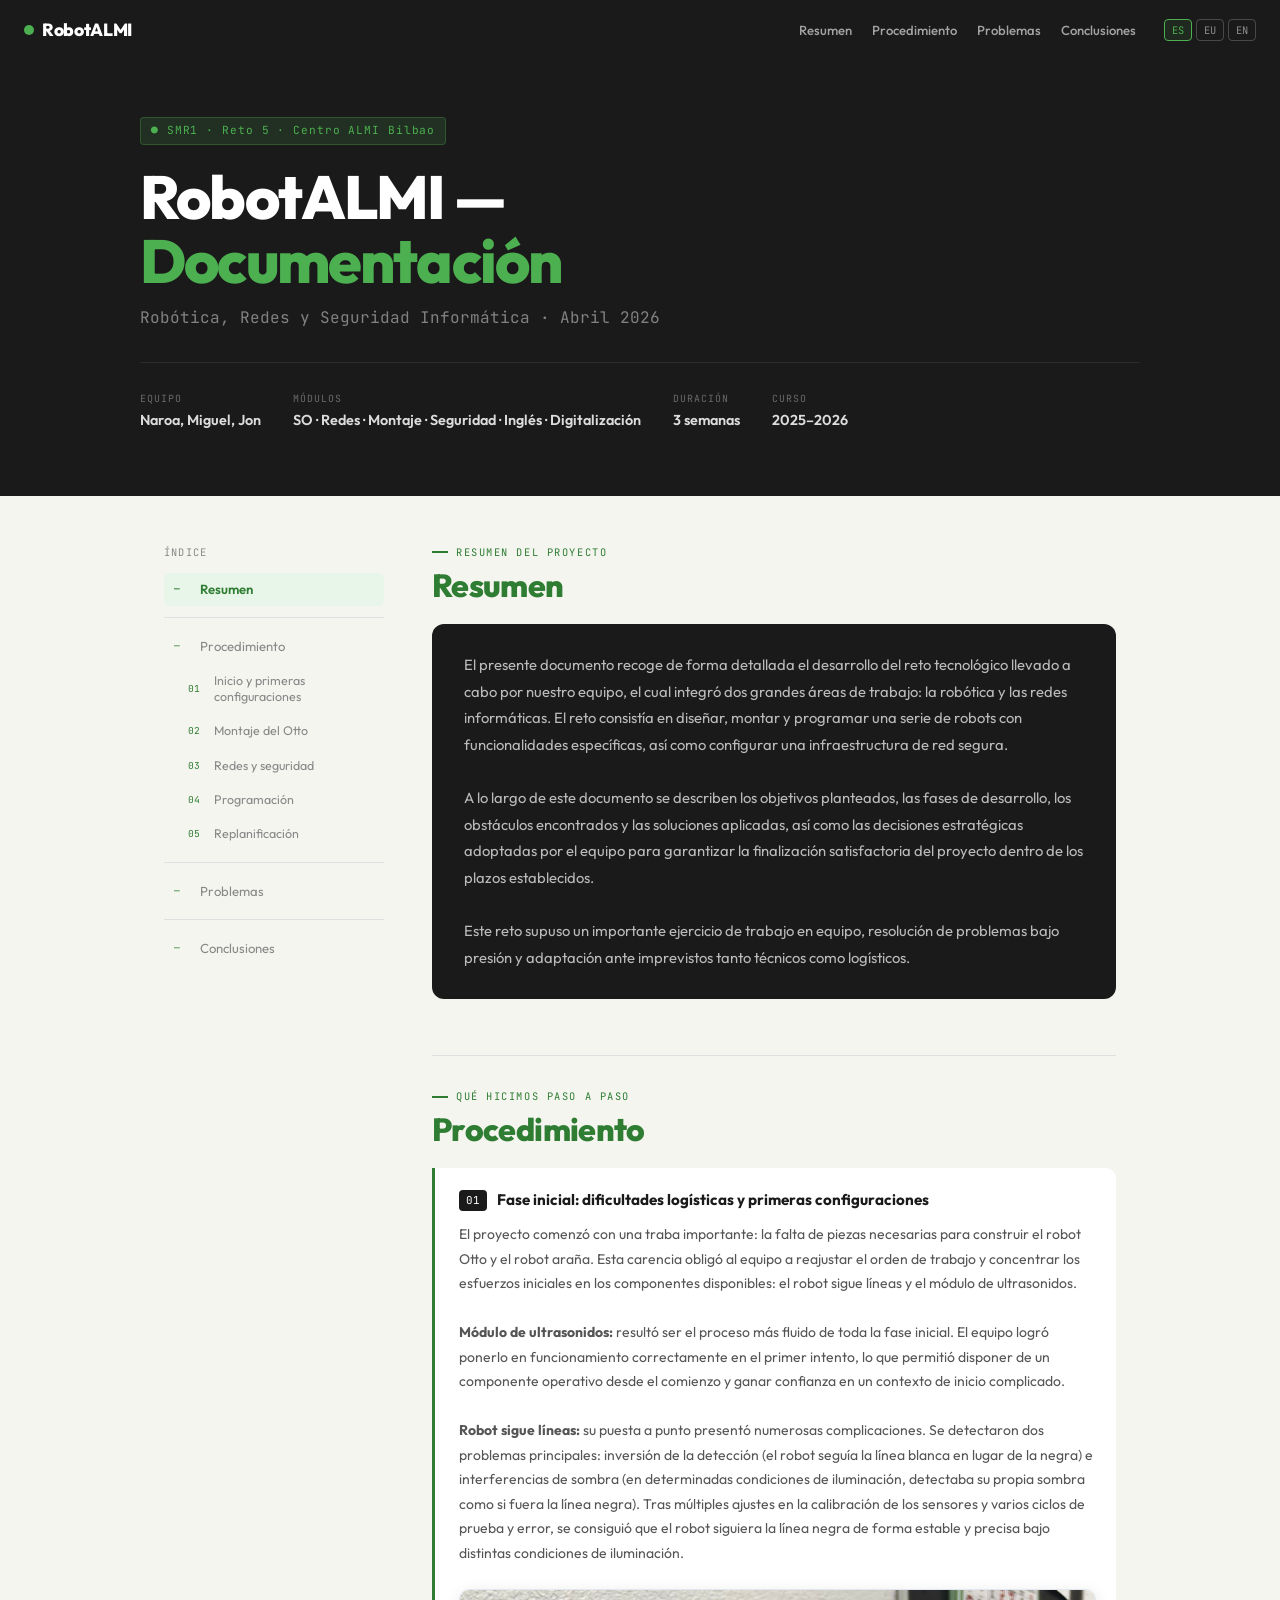
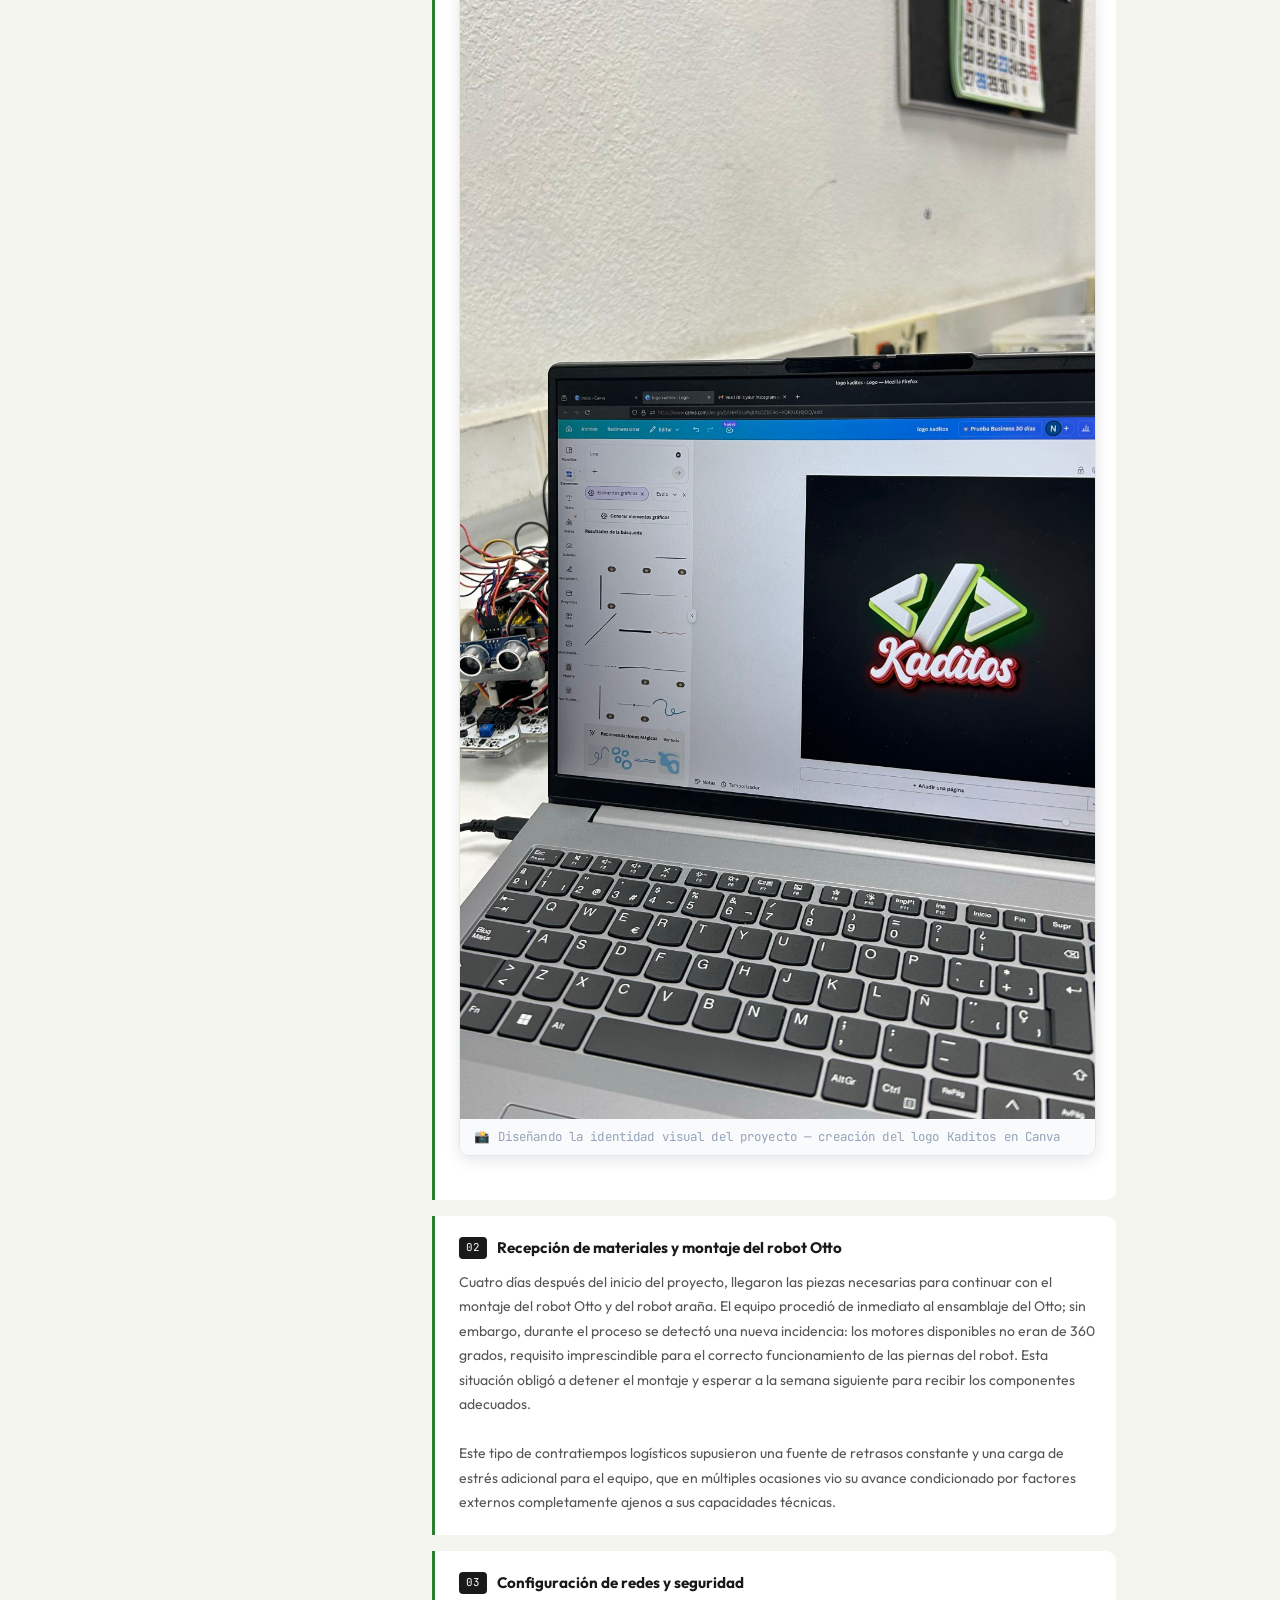
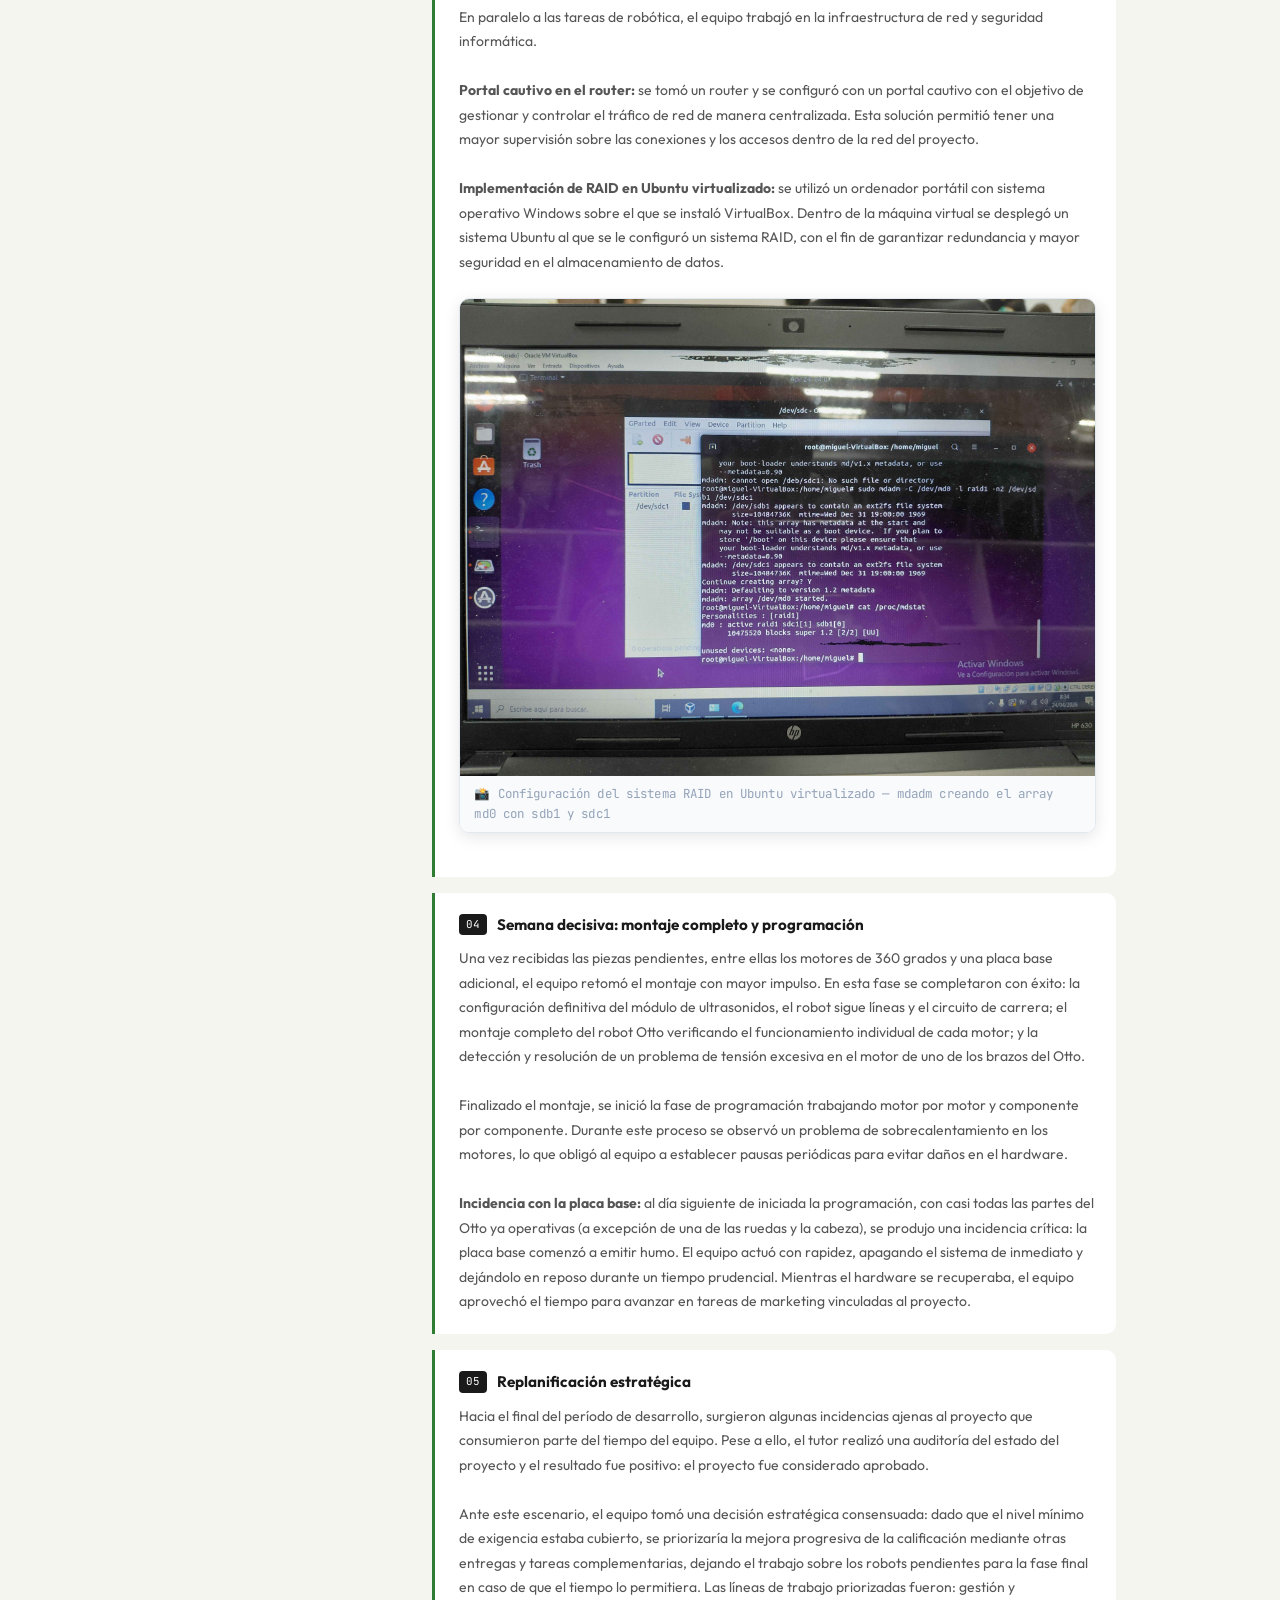
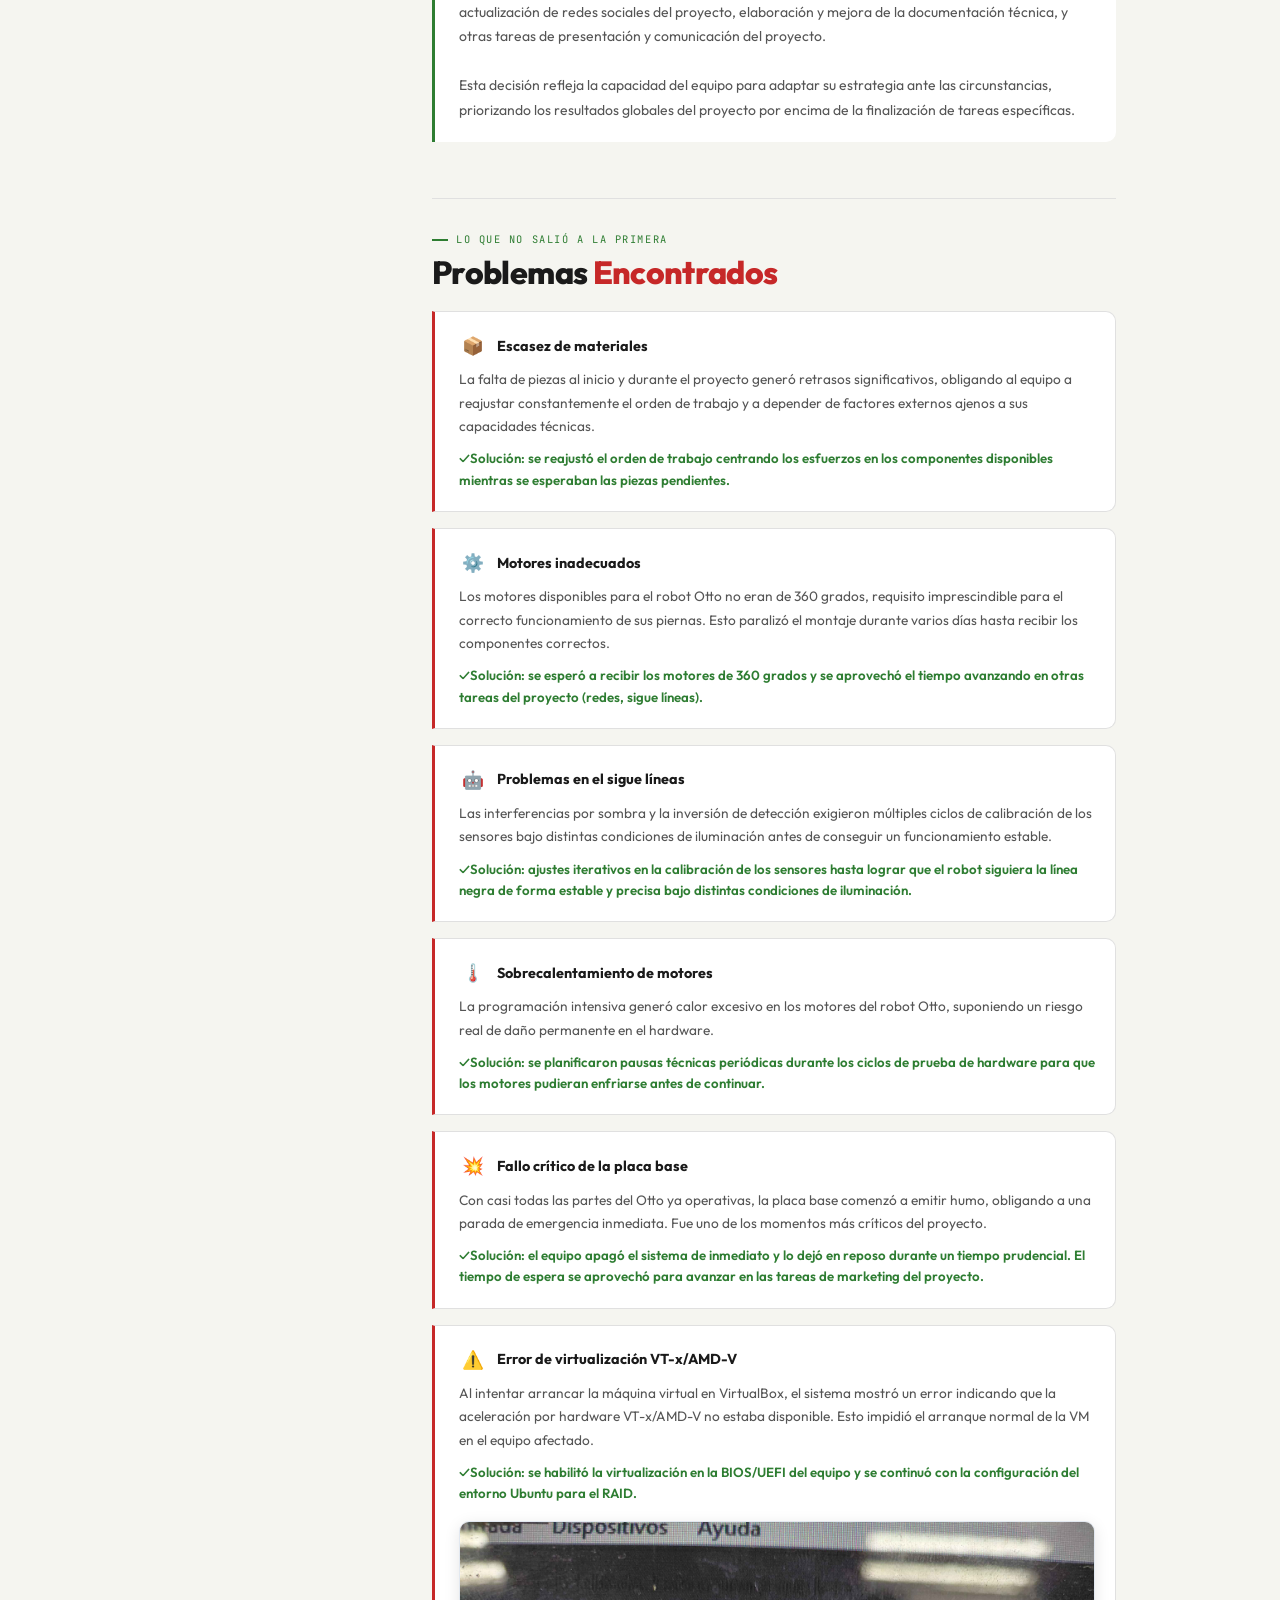
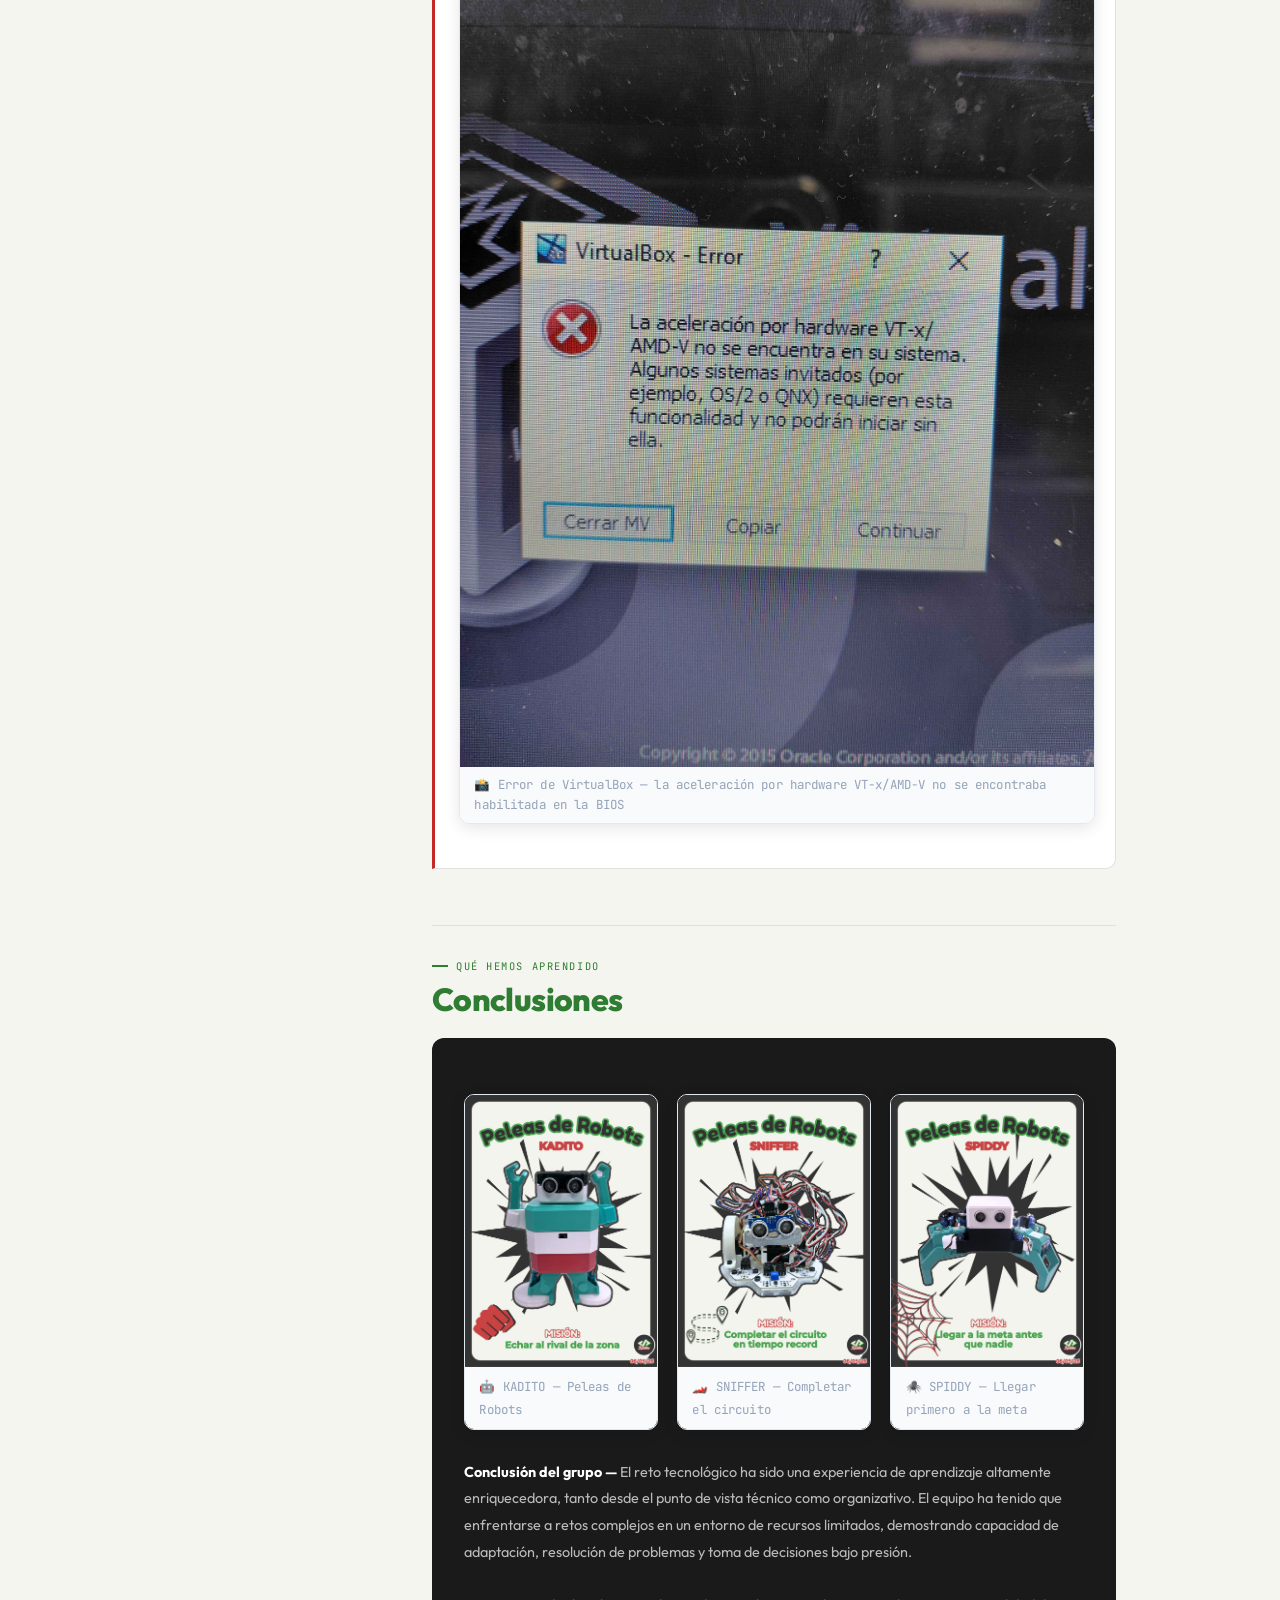
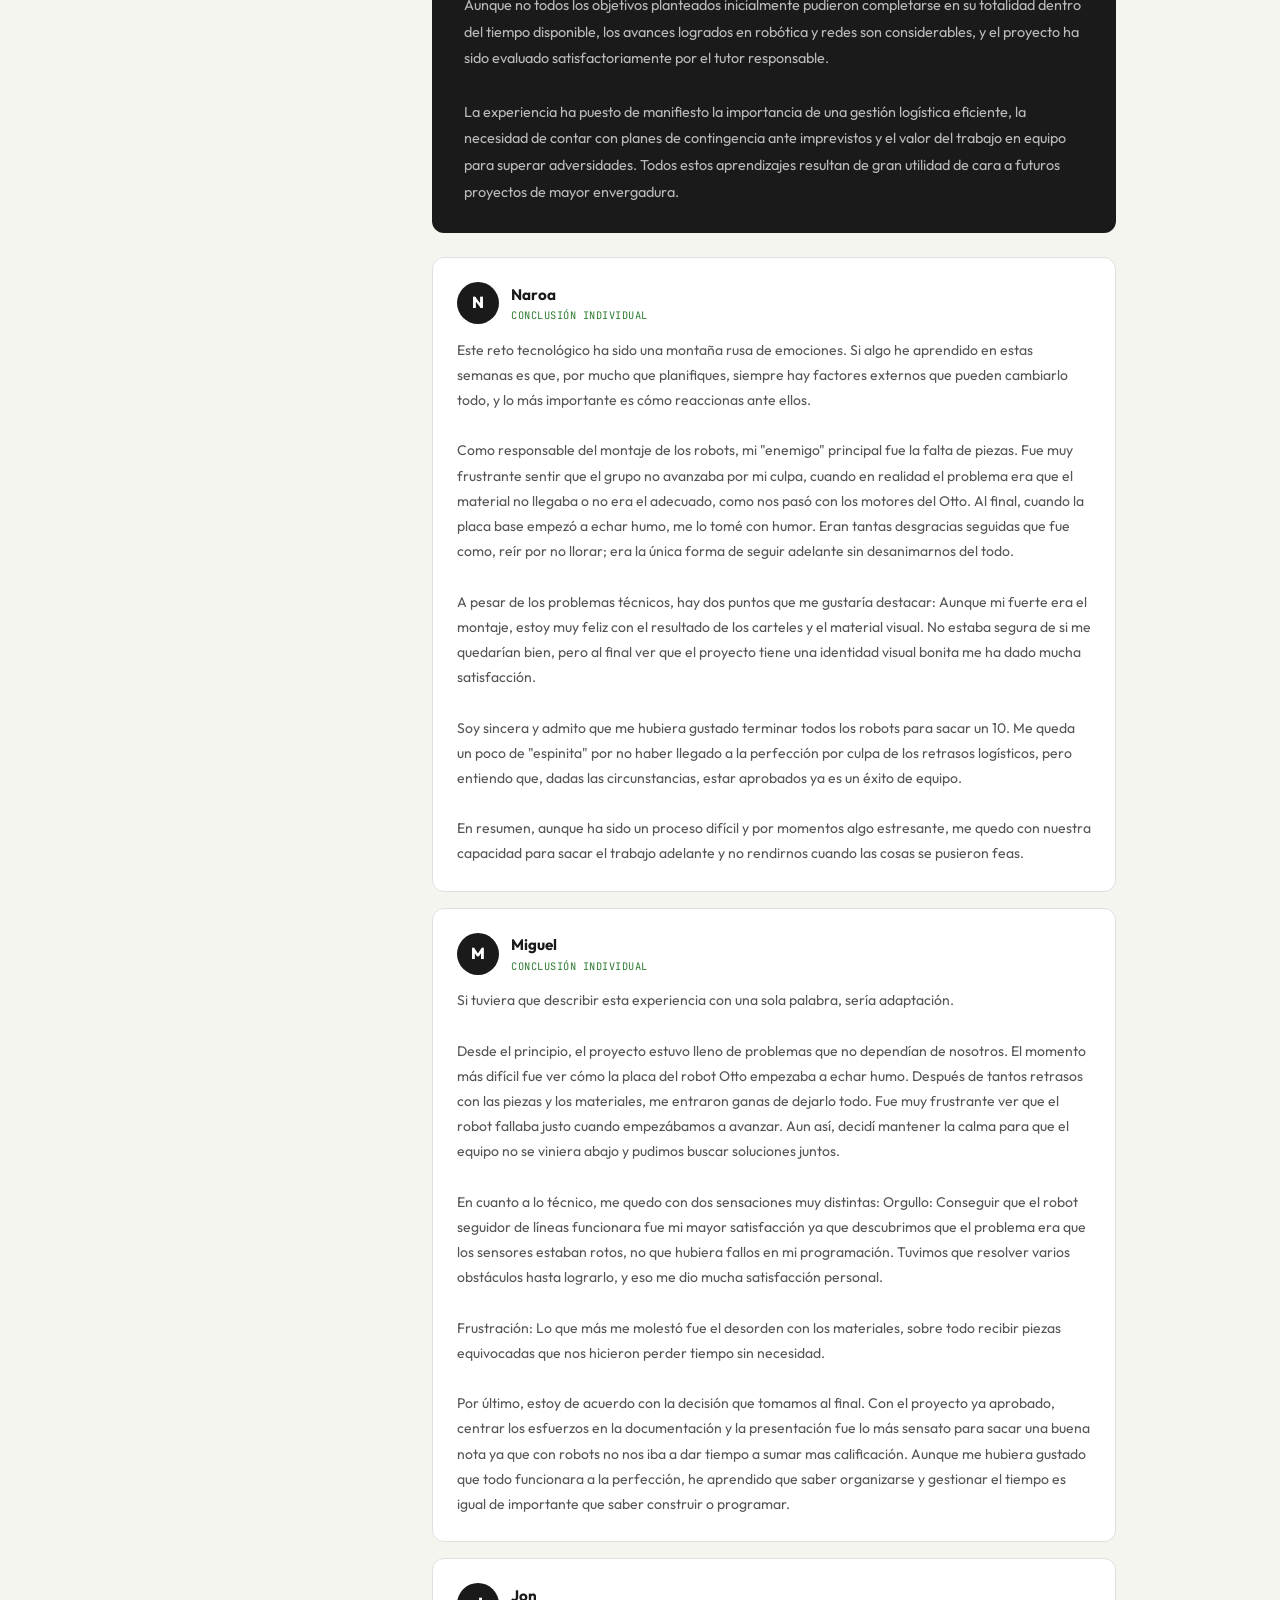
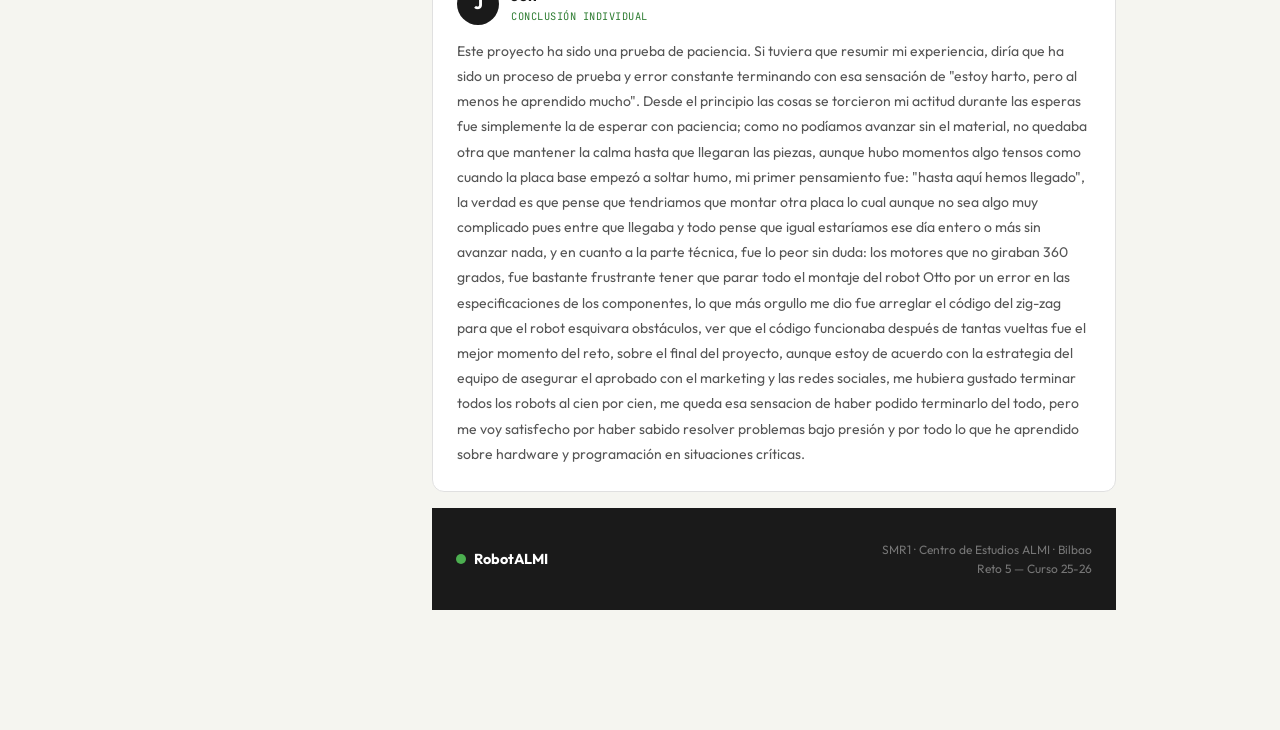
<file: Web Kaditos bien/index.html>
<!DOCTYPE html>
<html lang="es">
<head>
  <meta charset="UTF-8" />
  <meta name="viewport" content="width=device-width, initial-scale=1.0"/>
  <title>RobotALMI — Documentación Reto 5</title>

  <!-- Google Fonts -->
  <link rel="preconnect" href="https://fonts.googleapis.com">
  <link href="https://fonts.googleapis.com/css2?family=Outfit:wght@400;500;600;700;800&family=JetBrains+Mono:wght@400;500&display=swap" rel="stylesheet">

  <!-- CSS -->
  <link rel="stylesheet" href="css/variables.css">
  <link rel="stylesheet" href="css/nav-hero.css">
  <link rel="stylesheet" href="css/layout.css">
  <link rel="stylesheet" href="css/componentes.css">
  <link rel="stylesheet" href="css/responsive.css">

  <!-- Sistema de idiomas -->
  <style>
    .lang-content { display: none; }
    .lang-content.active { display: block; }

    /* Imágenes del proyecto */
    .doc-img-wrap {
      margin: 1.5rem 0;
      border-radius: 10px;
      overflow: hidden;
      border: 1px solid var(--border, #e2e8f0);
      box-shadow: 0 4px 16px rgba(0,0,0,0.10);
    }
    .doc-img-wrap img {
      width: 100%;
      height: auto;
      display: block;
    }
    .doc-img-caption {
      font-size: 0.78rem;
      color: var(--muted, #94a3b8);
      padding: 0.5rem 0.9rem;
      background: var(--surface2, #f8fafc);
      font-family: 'JetBrains Mono', monospace;
      letter-spacing: 0.01em;
    }
    .robots-gallery {
      display: grid;
      grid-template-columns: repeat(3, 1fr);
      gap: 1.2rem;
      margin: 1.8rem 0;
    }
    .robots-gallery .doc-img-wrap {
      margin: 0;
    }
    @media (max-width: 700px) {
      .robots-gallery { grid-template-columns: 1fr; }
    }
  </style>
</head>
<body>

<div class="progress-bar" id="progressBar"></div>

<nav>
  <a href="#top" class="nav-logo">
    <span class="logo-dot"></span>
    RobotALMI
  </a>
  <ul class="nav-links" id="navLinks">
    <li><a href="#resumen">Resumen</a></li>
    <li><a href="#procedimiento">Procedimiento</a></li>
    <li><a href="#problemas">Problemas</a></li>
    <li><a href="#conclusiones">Conclusiones</a></li>
    <div class="lang-switcher">
      <button class="lang-btn active" onclick="setLang('es')">ES</button>
      <button class="lang-btn"        onclick="setLang('eu')">EU</button>
      <button class="lang-btn"        onclick="setLang('en')">EN</button>
    </div>
  </ul>
  <button class="hamburger" id="hamburger" onclick="toggleMenu()">
    <span></span><span></span><span></span>
  </button>
</nav>


<div id="top" class="hero">
  <div class="hero-inner">
    <div class="hero-badge">● SMR1 · Reto 5 · Centro ALMI Bilbao</div>

    <div class="lang-content active" id="lang-es-hero">
      <h1>RobotALMI —<br><span class="accent">Documentación</span></h1>
      <p class="hero-sub">Robótica, Redes y Seguridad Informática · Abril 2026</p>
    </div>
    <div class="lang-content" id="lang-eu-hero">
      <h1>RobotALMI —<br><span class="accent">Dokumentazioa</span></h1>
      <p class="hero-sub">Robotika, Sareak eta Informazio-segurtasuna · 2026ko apirila</p>
    </div>
    <div class="lang-content" id="lang-en-hero">
      <h1>RobotALMI —<br><span class="accent">Documentation</span></h1>
      <p class="hero-sub">Robotics, Networking and Cybersecurity · April 2026</p>
    </div>

    <div class="hero-meta">
      <div class="meta-item">
        <span class="meta-label" id="lbl_equipo">Equipo</span>
        <span class="meta-value">Naroa, Miguel, Jon</span>
      </div>
      <div class="meta-item">
        <span class="meta-label" id="lbl_modulos">Módulos</span>
        <span class="meta-value" id="meta_mods">SO · Redes · Montaje · Seguridad · Inglés · Digitalización</span>
      </div>
      <div class="meta-item">
        <span class="meta-label" id="lbl_duracion">Duración</span>
        <span class="meta-value" id="meta_dur">3 semanas</span>
      </div>
      <div class="meta-item">
        <span class="meta-label" id="lbl_curso">Curso</span>
        <span class="meta-value">2025–2026</span>
      </div>
    </div>
  </div>
</div>


<div class="doc-layout">

  <!-- SIDEBAR -->
  <aside class="sidebar">
    <p class="sidebar-title" id="idx_titulo">Índice</p>
    <ul class="sidebar-nav" id="sidebarNav">
      <li><a href="#resumen"><span class="sidebar-num">—</span><span id="idx_resumen">Resumen</span></a></li>
      <div class="sidebar-divider"></div>
      <li><a href="#procedimiento"><span class="sidebar-num">—</span><span id="idx_proc">Procedimiento</span></a></li>
      <li><a href="#paso1" style="padding-left:1.5rem;font-size:0.78rem;"><span class="sidebar-num">01</span><span id="idx_p1">Inicio y primeras configuraciones</span></a></li>
      <li><a href="#paso2" style="padding-left:1.5rem;font-size:0.78rem;"><span class="sidebar-num">02</span><span id="idx_p2">Montaje del Otto</span></a></li>
      <li><a href="#paso3" style="padding-left:1.5rem;font-size:0.78rem;"><span class="sidebar-num">03</span><span id="idx_p3">Redes y seguridad</span></a></li>
      <li><a href="#paso4" style="padding-left:1.5rem;font-size:0.78rem;"><span class="sidebar-num">04</span><span id="idx_p4">Programación</span></a></li>
      <li><a href="#paso5" style="padding-left:1.5rem;font-size:0.78rem;"><span class="sidebar-num">05</span><span id="idx_p5">Replanificación</span></a></li>
      <div class="sidebar-divider"></div>
      <li><a href="#problemas"><span class="sidebar-num">—</span><span id="idx_prob">Problemas</span></a></li>
      <div class="sidebar-divider"></div>
      <li><a href="#conclusiones"><span class="sidebar-num">—</span><span id="idx_conc">Conclusiones</span></a></li>
    </ul>
  </aside>


  <main class="doc-content">


    <!-- RESUMEN -->
    <div class="doc-section" id="resumen">
      <div class="sec-label" id="lbl_resumen_sec">Resumen del proyecto</div>
      <div class="lang-content active" id="lang-es-resumen-h"><h2 class="sec-title"><span class="hl-v">Resumen</span></h2></div>
      <div class="lang-content" id="lang-eu-resumen-h"><h2 class="sec-title"><span class="hl-v">Laburpena</span></h2></div>
      <div class="lang-content" id="lang-en-resumen-h"><h2 class="sec-title"><span class="hl-v">Summary</span></h2></div>

      <div class="resumen-box">
        <div class="lang-content active" id="lang-es-resumen">
          El presente documento recoge de forma detallada el desarrollo del reto tecnológico llevado a cabo por nuestro equipo, el cual integró dos grandes áreas de trabajo: la robótica y las redes informáticas. El reto consistía en diseñar, montar y programar una serie de robots con funcionalidades específicas, así como configurar una infraestructura de red segura.
          <br><br>
          A lo largo de este documento se describen los objetivos planteados, las fases de desarrollo, los obstáculos encontrados y las soluciones aplicadas, así como las decisiones estratégicas adoptadas por el equipo para garantizar la finalización satisfactoria del proyecto dentro de los plazos establecidos.
          <br><br>
          Este reto supuso un importante ejercicio de trabajo en equipo, resolución de problemas bajo presión y adaptación ante imprevistos tanto técnicos como logísticos.
        </div>
        <div class="lang-content" id="lang-eu-resumen">
          Dokumentu honek gure taldeak burututako erronka teknologikoaren garapen xehea jasotzen du. Erronkak bi lan-eremu nagusi izan zituen: robotika eta sare informatikoak. Erronkak funtzio espezifikoak zituzten hainbat robot diseinatzea, muntatzea eta programatzea eskatzen zuen, baita sare-azpiegitura seguru bat konfiguratzea ere.
          <br><br>
          Dokumentu honetan, proiektuaren hasieran ezarritako helburuak, garapenaren faseak, aurkitutako oztopoak eta aplikatutako soluzioak deskribatzen dira, baita taldeak proiektua epeen barruan arrakastaz bukatzeko hartu zituen erabaki estrategikoak ere.
          <br><br>
          Erronka honek talde-lanean, presiopean arazoak konpontzean eta ezusteko teknikoen zein logistikoen aurrean egokitzeko orduan ikasteko ariketa garrantzitsua suposatu zuen.
        </div>
        <div class="lang-content" id="lang-en-resumen">
          This document provides a detailed account of the technological challenge undertaken by our team, which encompassed two major areas of work: robotics and computer networking. The challenge required the design, assembly and programming of a series of robots with specific functionalities, as well as the configuration of a secure network infrastructure.
          <br><br>
          Throughout this document, we describe the objectives set out at the beginning of the project, the phases of development, the obstacles encountered and the solutions applied, as well as the strategic decisions made by the team to ensure the successful completion of the project within the established deadlines.
          <br><br>
          This challenge proved to be a significant exercise in teamwork, problem-solving under pressure and adaptability in the face of both technical and logistical setbacks.
        </div>
      </div>
    </div>

    <div class="divider"></div>


    <!-- PROCEDIMIENTO -->
    <div class="doc-section" id="procedimiento">
      <div class="sec-label" id="lbl_proc_sec">Qué hicimos paso a paso</div>
      <div class="lang-content active" id="lang-es-proc-h"><h2 class="sec-title"><span class="hl-v">Procedimiento</span></h2></div>
      <div class="lang-content" id="lang-eu-proc-h"><h2 class="sec-title"><span class="hl-v">Prozedura</span></h2></div>
      <div class="lang-content" id="lang-en-proc-h"><h2 class="sec-title"><span class="hl-v">Procedure</span></h2></div>

      <!-- PASO 1 -->
      <div class="paso-doc" id="paso1">
        <div class="paso-doc-header">
          <span class="paso-n">01</span>
          <span class="paso-titulo" id="p1_tit">Fase inicial: dificultades logísticas y primeras configuraciones</span>
        </div>
        <p class="paso-desc lang-content active" id="lang-es-p1">
          El proyecto comenzó con una traba importante: la falta de piezas necesarias para construir el robot Otto y el robot araña. Esta carencia obligó al equipo a reajustar el orden de trabajo y concentrar los esfuerzos iniciales en los componentes disponibles: el robot sigue líneas y el módulo de ultrasonidos.
          <br><br>
          <strong>Módulo de ultrasonidos:</strong> resultó ser el proceso más fluido de toda la fase inicial. El equipo logró ponerlo en funcionamiento correctamente en el primer intento, lo que permitió disponer de un componente operativo desde el comienzo y ganar confianza en un contexto de inicio complicado.
          <br><br>
          <strong>Robot sigue líneas:</strong> su puesta a punto presentó numerosas complicaciones. Se detectaron dos problemas principales: inversión de la detección (el robot seguía la línea blanca en lugar de la negra) e interferencias de sombra (en determinadas condiciones de iluminación, detectaba su propia sombra como si fuera la línea negra). Tras múltiples ajustes en la calibración de los sensores y varios ciclos de prueba y error, se consiguió que el robot siguiera la línea negra de forma estable y precisa bajo distintas condiciones de iluminación.
        </p>
        <p class="paso-desc lang-content" id="lang-eu-p1">
          Proiektua hasiera txar batekin hasi zen: Otto robota eta armiarma-robota eraikitzeko behar ziren piezak falta ziren. Horrek taldea lan-ordena berrantolatera behartu zuen, eta hasierako ahaleginak materiala jadanik eskuragarri zeuden osagaietan zentratu ziren: lerro-jarrailean eta ultrasoinu-moduluan.
          <br><br>
          <strong>Ultrasoinu modulua:</strong> konfigurazioa hasierako fasearen prozesurik bidezkoenena izan zen. Taldeak lehenengo saiakeran arrakastaz jarri zuen martxan, proiektuaren hasieratik osagai funtzional bat eskuragarri utziz eta zaila zen hasiera batean konfiantza berreskuratzen lagunduz.
          <br><br>
          <strong>Lerro-jarraileen robota:</strong> konfiguratzeak arazo ugari aurkeztu zituen. Bi arazo nagusi identifikatu ziren: detekzioa alderantziz (robotak lerro beltza jarraitu beharrean lerro zuria jarraitzen zuen) eta itzalaren interferentzia (argiztapen-baldintza batzuetan, robotak bere itzala lerro beltza balitz bezala detektatzen zuen). Sentsore-kalibrazio doikuntza ugari eta proba-saio anitz ondoren, robota lerro beltza fidagarriro eta zehaztasunez jarraitzeko gai zen argiztapen-baldintza desberdinetan.
        </p>
        <p class="paso-desc lang-content" id="lang-en-p1">
          The project got off to a difficult start due to a significant logistical issue: a shortage of components required to build the Otto robot and the spider robot. This forced the team to reorganise its workflow and focus initial efforts on the available components: the line-following robot and the ultrasound module.
          <br><br>
          <strong>Ultrasound module:</strong> its configuration proved to be the most straightforward process of the entire initial phase. The team successfully brought it into operation on the first attempt, providing a fully functional component from the outset and offering a much-needed boost in confidence.
          <br><br>
          <strong>Line-following robot:</strong> setting it up presented numerous complications. Two main issues were identified: inverted detection (the robot was following the white line instead of the black one) and shadow interference (under certain lighting conditions, the robot detected its own shadow as if it were the black line). After multiple sensor calibration adjustments and several rounds of testing and troubleshooting, the robot was eventually able to follow the black line reliably and accurately under varying lighting conditions.
        </p>
        <div class="doc-img-wrap">
          <img src="img/proceso.jpg" alt="Creando el logo del proyecto en Canva" loading="lazy">
          <div class="doc-img-caption">📸 Diseñando la identidad visual del proyecto — creación del logo Kaditos en Canva</div>
        </div>
      </div>

      <!-- PASO 2 -->
      <div class="paso-doc" id="paso2">
        <div class="paso-doc-header">
          <span class="paso-n">02</span>
          <span class="paso-titulo" id="p2_tit">Recepción de materiales y montaje del robot Otto</span>
        </div>
        <p class="paso-desc lang-content active" id="lang-es-p2">
          Cuatro días después del inicio del proyecto, llegaron las piezas necesarias para continuar con el montaje del robot Otto y del robot araña. El equipo procedió de inmediato al ensamblaje del Otto; sin embargo, durante el proceso se detectó una nueva incidencia: los motores disponibles no eran de 360 grados, requisito imprescindible para el correcto funcionamiento de las piernas del robot. Esta situación obligó a detener el montaje y esperar a la semana siguiente para recibir los componentes adecuados.
          <br><br>
          Este tipo de contratiempos logísticos supusieron una fuente de retrasos constante y una carga de estrés adicional para el equipo, que en múltiples ocasiones vio su avance condicionado por factores externos completamente ajenos a sus capacidades técnicas.
        </p>
        <p class="paso-desc lang-content" id="lang-eu-p2">
          Proiektua hasi eta lau egunera, Otto eta armiarma-robota muntatzeko beharrezkoak ziren piezak iritsi ziren. Taldeak berehala hasi zen Ottoa muntatzen; hala ere, prozesuan arazo berri bat sortu zen: eskuragarri zeuden motorrak ez ziren 360 gradukoak, robotaren hankak behar bezala funtzionatzeko ezinbesteko baldintza. Horrek taldea muntaketa geldiaratera eta aste berrira arte egokiak ziren osagaiak zain egoten behartu zuen.
          <br><br>
          Logistikako etengabeko atzerapauso hauek taldearentzat etengabeko atzerapen-iturri eta presio gehigarria suposatu zuten, eta askotan bere aurrerapenak taldeak kontrolatu ezin zituen kanpoko faktoreen mende egon zen.
        </p>
        <p class="paso-desc lang-content" id="lang-en-p2">
          Four days after the project began, the parts required to continue with the Otto and spider robot assembly arrived. The team proceeded immediately with the Otto assembly; however, a new issue arose during the process: the available motors were not 360-degree motors, which are essential for the correct functioning of the robot's legs. This forced the team to halt the assembly and wait until the following week to receive the appropriate components.
          <br><br>
          These recurring logistical setbacks were a constant source of delays and added pressure on the team, which on multiple occasions found its progress held back by external factors entirely beyond its control.
        </p>
      </div>

      <!-- PASO 3 -->
      <div class="paso-doc" id="paso3">
        <div class="paso-doc-header">
          <span class="paso-n">03</span>
          <span class="paso-titulo" id="p3_tit">Configuración de redes y seguridad</span>
        </div>
        <p class="paso-desc lang-content active" id="lang-es-p3">
          En paralelo a las tareas de robótica, el equipo trabajó en la infraestructura de red y seguridad informática.
          <br><br>
          <strong>Portal cautivo en el router:</strong> se tomó un router y se configuró con un portal cautivo con el objetivo de gestionar y controlar el tráfico de red de manera centralizada. Esta solución permitió tener una mayor supervisión sobre las conexiones y los accesos dentro de la red del proyecto.
          <br><br>
          <strong>Implementación de RAID en Ubuntu virtualizado:</strong> se utilizó un ordenador portátil con sistema operativo Windows sobre el que se instaló VirtualBox. Dentro de la máquina virtual se desplegó un sistema Ubuntu al que se le configuró un sistema RAID, con el fin de garantizar redundancia y mayor seguridad en el almacenamiento de datos.
        </p>
        <p class="paso-desc lang-content" id="lang-eu-p3">
          Robotikako lanen aldamenean, taldeak sare eta zibersegurtasun azpiegituran lan egin zuen.
          <br><br>
          <strong>Bideratzaileko atari kautiboa:</strong> bideratzaile bat atari kautibo batekin konfiguratu zen sare-trafikoaren kudeaketa eta jarraipena zentralizatzeko. Soluzio honek proiektuko sareko konexio eta sarbideen gaineko gainbegiratze handiagoa ahalbidetzen zuen.
          <br><br>
          <strong>RAID inplementazioa birtualizatutako Ubuntu sisteman:</strong> Windows sistema eragilea zuen ordenagailu eramangarri bat VirtualBox-en ostalari gisa erabili zen, eta bertan Ubuntu makina birtual bat zabaldu zen. Ingurune birtual horretan RAID sistema bat konfiguratu zen datuen erredundantzia bermatzeko eta biltegiratze-segurtasuna hobetzeko.
        </p>
        <p class="paso-desc lang-content" id="lang-en-p3">
          In parallel with the robotics tasks, the team worked on the network and cybersecurity infrastructure.
          <br><br>
          <strong>Captive portal on the router:</strong> a router was configured with a captive portal in order to centralise the management and monitoring of network traffic. This solution enabled greater supervision of connections and access within the project network.
          <br><br>
          <strong>RAID implementation on a virtualised Ubuntu system:</strong> a Windows laptop was used as the host machine for VirtualBox, on which an Ubuntu virtual machine was deployed. A RAID system was then configured within this virtual environment to ensure data redundancy and improve overall storage security.
        </p>
        <div class="doc-img-wrap">
          <img src="img/miguelfoto.jpg" alt="Configurando el RAID en Ubuntu virtualizado con VirtualBox" loading="lazy">
          <div class="doc-img-caption">📸 Configuración del sistema RAID en Ubuntu virtualizado — mdadm creando el array md0 con sdb1 y sdc1</div>
        </div>
      </div>

      <!-- PASO 4 -->
      <div class="paso-doc" id="paso4">
        <div class="paso-doc-header">
          <span class="paso-n">04</span>
          <span class="paso-titulo" id="p4_tit">Semana decisiva: montaje completo y programación</span>
        </div>
        <p class="paso-desc lang-content active" id="lang-es-p4">
          Una vez recibidas las piezas pendientes, entre ellas los motores de 360 grados y una placa base adicional, el equipo retomó el montaje con mayor impulso. En esta fase se completaron con éxito: la configuración definitiva del módulo de ultrasonidos, el robot sigue líneas y el circuito de carrera; el montaje completo del robot Otto verificando el funcionamiento individual de cada motor; y la detección y resolución de un problema de tensión excesiva en el motor de uno de los brazos del Otto.
          <br><br>
          Finalizado el montaje, se inició la fase de programación trabajando motor por motor y componente por componente. Durante este proceso se observó un problema de sobrecalentamiento en los motores, lo que obligó al equipo a establecer pausas periódicas para evitar daños en el hardware.
          <br><br>
          <strong>Incidencia con la placa base:</strong> al día siguiente de iniciada la programación, con casi todas las partes del Otto ya operativas (a excepción de una de las ruedas y la cabeza), se produjo una incidencia crítica: la placa base comenzó a emitir humo. El equipo actuó con rapidez, apagando el sistema de inmediato y dejándolo en reposo durante un tiempo prudencial. Mientras el hardware se recuperaba, el equipo aprovechó el tiempo para avanzar en tareas de marketing vinculadas al proyecto.
        </p>
        <p class="paso-desc lang-content" id="lang-eu-p4">
          Zain zeuden piezak jaso ondoren, besteak beste 360 graduko motorrak eta plaka base gehigarri bat, taldeak berriro indar berriarekin hasi zuen muntaketa. Fase honetan arrakastaz burutu ziren: ultrasoinu moduluaren, lerro-jarraileen robotaren eta lasterketa-zirkuituaren behin betiko konfigurazioa; Otto robotaren muntaketa osoa, motor bakoitza banan-banan probatuz; eta robotaren beso bateko motorean gehiegizko tentsioaren arazo baten identifikazioa eta konponketa.
          <br><br>
          Muntaketa amaitutakoan, programazio-fasea hasi zen, motor eta osagai bakoitza banan-banan landuz. Prozesu honetan, motorrek bero gehiegizko sortzen zutela ikusi zen, eta taldeak aldizka atseden-tarteak planifikatu behar izan zituen hardware-kalteak saihesteko.
          <br><br>
          <strong>Plaka basearen matxura:</strong> programazioa hasi eta biharamunean, Ottoko ia zati guztiak funtzionatzen zutelarik, gertakizun kritiko bat gertatu zen: plaka baseak ke egiten hasi zen. Taldeak azkar erantzun zuen, sistema berehala itzaliz eta denbora luzez atseden uzten. Hardware-a berreskuratzen zen bitartean, taldeak proiektuarekin lotutako marketin-materialetan aurreratu zuen.
        </p>
        <p class="paso-desc lang-content" id="lang-en-p4">
          Once the outstanding parts had been received, including the 360-degree motors and an additional motherboard, the team resumed assembly with renewed momentum. During this phase, the following tasks were successfully completed: final configuration of the ultrasound module, line-following robot and racing circuit; full assembly of the Otto robot with individual motor testing; and identification and resolution of an issue involving excessive tension in one of the arm motors.
          <br><br>
          Once assembly was complete, the programming phase began, working through each motor and component one by one. Significant overheating was observed in the motors, which required the team to schedule regular rest periods to prevent hardware damage.
          <br><br>
          <strong>Motherboard failure:</strong> the day after programming began, with almost all parts of the Otto functioning correctly, a critical incident occurred: the motherboard began to emit smoke. The team reacted swiftly, immediately shutting down the system and allowing it to rest for a considerable period. While the hardware recovered, the team used the downtime productively to work on marketing materials related to the project.
        </p>
      </div>

      <!-- PASO 5 -->
      <div class="paso-doc" id="paso5">
        <div class="paso-doc-header">
          <span class="paso-n">05</span>
          <span class="paso-titulo" id="p5_tit">Replanificación estratégica</span>
        </div>
        <p class="paso-desc lang-content active" id="lang-es-p5">
          Hacia el final del período de desarrollo, surgieron algunas incidencias ajenas al proyecto que consumieron parte del tiempo del equipo. Pese a ello, el tutor realizó una auditoría del estado del proyecto y el resultado fue positivo: el proyecto fue considerado aprobado.
          <br><br>
          Ante este escenario, el equipo tomó una decisión estratégica consensuada: dado que el nivel mínimo de exigencia estaba cubierto, se priorizaría la mejora progresiva de la calificación mediante otras entregas y tareas complementarias, dejando el trabajo sobre los robots pendientes para la fase final en caso de que el tiempo lo permitiera. Las líneas de trabajo priorizadas fueron: gestión y actualización de redes sociales del proyecto, elaboración y mejora de la documentación técnica, y otras tareas de presentación y comunicación del proyecto.
          <br><br>
          Esta decisión refleja la capacidad del equipo para adaptar su estrategia ante las circunstancias, priorizando los resultados globales del proyecto por encima de la finalización de tareas específicas.
        </p>
        <p class="paso-desc lang-content" id="lang-eu-p5">
          Garapen-aldiaren amaierantz, proiektuarekin loturarik ez zuten hainbat gorabehera sortu ziren eta taldeak erabilgarri zuen denboraren zati bat kontsumitu zuten. Hala ere, tutorea aurrerakuntzaren auditoria bat egin zuen eta emaitza positiboa izan zen: proiektua gainditutzat jo zen.
          <br><br>
          Emaitza hori ikusita, taldeak erabaki estrategiko kolektibo bat hartu zuen: gutxieneko eskakizunak betetzen zirenez, lehentasuna emango zitzaion nota progresiboki hobetzeari entrega osagarri eta zeregin osagarrien bidez, gainerako roboten lana azken fasean utziz, denbora bada. Lehenetsi ziren lan-eremuak honakoak ziren: proiektuaren sare sozialen kudeaketa eta eguneratzea, dokumentazio teknikoaren prestaketa eta hobekuntza, eta proiektuaren aurkezpen eta komunikazio-zereginen beste hainbat alderdi.
        </p>
        <p class="paso-desc lang-content" id="lang-en-p5">
          Towards the end of the development period, a number of issues unrelated to the project arose and consumed part of the team's available time. Despite this, the project supervisor conducted a progress audit and the outcome was positive: the project was deemed to have met the passing standard.
          <br><br>
          In light of this result, the team made a collective strategic decision: since the minimum requirements had already been met, priority would be given to progressively improving the overall grade through complementary deliverables and tasks, leaving the remaining robot work for the final stage should time allow. The areas prioritised were: management and updating of the project's social media presence, preparation and improvement of technical documentation, and other project presentation and communication tasks.
          <br><br>
          This decision reflects the team's ability to adapt its strategy to evolving circumstances, prioritising overall project outcomes over the completion of specific individual tasks.
        </p>
      </div>

    </div><!-- /procedimiento -->

    <div class="divider"></div>


    <!-- PROBLEMAS -->
    <div class="doc-section" id="problemas">
      <div class="sec-label" id="lbl_prob_sec">Lo que no salió a la primera</div>
      <div class="lang-content active" id="lang-es-prob-h"><h2 class="sec-title">Problemas <span class="hl-r">Encontrados</span></h2></div>
      <div class="lang-content" id="lang-eu-prob-h"><h2 class="sec-title">Aurkitutako <span class="hl-r">Arazoak</span></h2></div>
      <div class="lang-content" id="lang-en-prob-h"><h2 class="sec-title">Problems <span class="hl-r">Encountered</span></h2></div>

      <!-- P1 -->
      <div class="problema-card">
        <div class="problema-header">
          <span class="prob-icon">📦</span>
          <span class="prob-titulo lang-content active" id="lang-es-prob1-t">Escasez de materiales</span>
          <span class="prob-titulo lang-content"        id="lang-eu-prob1-t">Material eskasia</span>
          <span class="prob-titulo lang-content"        id="lang-en-prob1-t">Material shortages</span>
        </div>
        <p class="prob-desc lang-content active" id="lang-es-prob1">La falta de piezas al inicio y durante el proyecto generó retrasos significativos, obligando al equipo a reajustar constantemente el orden de trabajo y a depender de factores externos ajenos a sus capacidades técnicas.</p>
        <p class="prob-desc lang-content" id="lang-eu-prob1">Hasieran eta proiektuan zehar piezen faltak atzerapen handiak eragin zituen, taldea lan-ordena etengabe berrantolatzera behartu zuen.</p>
        <p class="prob-desc lang-content" id="lang-en-prob1">The lack of components at the start and during the project caused significant delays, forcing the team to constantly reorganise its workflow and depend on external factors beyond its control.</p>
        <p class="prob-solucion lang-content active" id="lang-es-sol1">Solución: se reajustó el orden de trabajo centrando los esfuerzos en los componentes disponibles mientras se esperaban las piezas pendientes.</p>
        <p class="prob-solucion lang-content"        id="lang-eu-sol1">Konponbidea: lan-ordena berrantolatu zen, eskuragarri zeuden osagaietan ahaleginak zentratuz.</p>
        <p class="prob-solucion lang-content"        id="lang-en-sol1">Solution: the workflow was reorganised to focus efforts on the available components while waiting for the missing parts.</p>
      </div>

      <!-- P2 -->
      <div class="problema-card">
        <div class="problema-header">
          <span class="prob-icon">⚙️</span>
          <span class="prob-titulo lang-content active" id="lang-es-prob2-t">Motores inadecuados</span>
          <span class="prob-titulo lang-content"        id="lang-eu-prob2-t">Motor desegokiak</span>
          <span class="prob-titulo lang-content"        id="lang-en-prob2-t">Unsuitable motors</span>
        </div>
        <p class="prob-desc lang-content active" id="lang-es-prob2">Los motores disponibles para el robot Otto no eran de 360 grados, requisito imprescindible para el correcto funcionamiento de sus piernas. Esto paralizó el montaje durante varios días hasta recibir los componentes correctos.</p>
        <p class="prob-desc lang-content" id="lang-eu-prob2">Otto roboterako eskuragarri zeuden motorrak ez ziren 360 gradukoak. Horrek muntaketa egun batzuez geldiarazi zuen osagai egokiak jaso arte.</p>
        <p class="prob-desc lang-content" id="lang-en-prob2">The available motors for the Otto robot were not 360-degree motors, which are essential for the correct functioning of its legs. This brought the assembly to a standstill for several days until the correct components arrived.</p>
        <p class="prob-solucion lang-content active" id="lang-es-sol2">Solución: se esperó a recibir los motores de 360 grados y se aprovechó el tiempo avanzando en otras tareas del proyecto (redes, sigue líneas).</p>
        <p class="prob-solucion lang-content"        id="lang-eu-sol2">Konponbidea: 360 graduko motor egokiak jaso arte itxaron zen, eta denbora beste zereginen bidez aprobetxatu zen.</p>
        <p class="prob-solucion lang-content"        id="lang-en-sol2">Solution: the team waited for the correct 360-degree motors and used the time to advance on other project tasks.</p>
      </div>

      <!-- P3 -->
      <div class="problema-card">
        <div class="problema-header">
          <span class="prob-icon">🤖</span>
          <span class="prob-titulo lang-content active" id="lang-es-prob3-t">Problemas en el sigue líneas</span>
          <span class="prob-titulo lang-content"        id="lang-eu-prob3-t">Lerro-jarraileen arazoak</span>
          <span class="prob-titulo lang-content"        id="lang-en-prob3-t">Line-following issues</span>
        </div>
        <p class="prob-desc lang-content active" id="lang-es-prob3">Las interferencias por sombra y la inversión de detección exigieron múltiples ciclos de calibración de los sensores bajo distintas condiciones de iluminación antes de conseguir un funcionamiento estable.</p>
        <p class="prob-desc lang-content" id="lang-eu-prob3">Itzalaren interferentziak eta alderantzizko detekzioak kalibrazio-ziklo ugari behar izan zituzten argiztapen-baldintza desberdinetan funtzionamendu egonkorra lortu aurretik.</p>
        <p class="prob-desc lang-content" id="lang-en-prob3">Shadow interference and inverted detection required multiple sensor calibration cycles under varying lighting conditions before achieving stable operation.</p>
        <p class="prob-solucion lang-content active" id="lang-es-sol3">Solución: ajustes iterativos en la calibración de los sensores hasta lograr que el robot siguiera la línea negra de forma estable y precisa bajo distintas condiciones de iluminación.</p>
        <p class="prob-solucion lang-content"        id="lang-eu-sol3">Konponbidea: sentsore-kalibrazioan doikuntza iteratiboak egin ziren, argiztapen-baldintza desberdinetan funtzionamendu egonkorra lortu arte.</p>
        <p class="prob-solucion lang-content"        id="lang-en-sol3">Solution: iterative adjustments to sensor calibration until the robot was able to follow the black line reliably under varying lighting conditions.</p>
      </div>

      <!-- P4 -->
      <div class="problema-card">
        <div class="problema-header">
          <span class="prob-icon">🌡️</span>
          <span class="prob-titulo lang-content active" id="lang-es-prob4-t">Sobrecalentamiento de motores</span>
          <span class="prob-titulo lang-content"        id="lang-eu-prob4-t">Motorren berotzea</span>
          <span class="prob-titulo lang-content"        id="lang-en-prob4-t">Motor overheating</span>
        </div>
        <p class="prob-desc lang-content active" id="lang-es-prob4">La programación intensiva generó calor excesivo en los motores del robot Otto, suponiendo un riesgo real de daño permanente en el hardware.</p>
        <p class="prob-desc lang-content" id="lang-eu-prob4">Programazio-saio intentsiboek berotze gehiegizkoa eragin zuten Otto robotaren motorrengan, hardware-kalte iraunkorraren arrisku erreala suposatuz.</p>
        <p class="prob-desc lang-content" id="lang-en-prob4">Intensive programming sessions generated excessive heat in the Otto robot's motors, posing a real risk of permanent hardware damage.</p>
        <p class="prob-solucion lang-content active" id="lang-es-sol4">Solución: se planificaron pausas técnicas periódicas durante los ciclos de prueba de hardware para que los motores pudieran enfriarse antes de continuar.</p>
        <p class="prob-solucion lang-content"        id="lang-eu-sol4">Konponbidea: hardware-proba zikloetan aldizka atseden teknikoak planifikatu ziren motorrak hoztu ahal izateko.</p>
        <p class="prob-solucion lang-content"        id="lang-en-sol4">Solution: regular technical rest periods were scheduled during hardware testing cycles to allow the motors to cool down before continuing.</p>
      </div>

      <!-- P5 -->
      <div class="problema-card">
        <div class="problema-header">
          <span class="prob-icon">💥</span>
          <span class="prob-titulo lang-content active" id="lang-es-prob5-t">Fallo crítico de la placa base</span>
          <span class="prob-titulo lang-content"        id="lang-eu-prob5-t">Plaka basearen matxura kritikoa</span>
          <span class="prob-titulo lang-content"        id="lang-en-prob5-t">Critical motherboard failure</span>
        </div>
        <p class="prob-desc lang-content active" id="lang-es-prob5">Con casi todas las partes del Otto ya operativas, la placa base comenzó a emitir humo, obligando a una parada de emergencia inmediata. Fue uno de los momentos más críticos del proyecto.</p>
        <p class="prob-desc lang-content" id="lang-eu-prob5">Otto-ko ia zati guztiak funtzionatzen zutelarik, plaka baseak ke egiten hasi zen, larrialdizko itzalketa berehala behartu zuelarik. Proiektuko une kritikoenetako bat izan zen.</p>
        <p class="prob-desc lang-content" id="lang-en-prob5">With almost all parts of the Otto functioning correctly, the motherboard began to emit smoke, requiring an immediate emergency shutdown. It was one of the most critical moments of the project.</p>
        <p class="prob-solucion lang-content active" id="lang-es-sol5">Solución: el equipo apagó el sistema de inmediato y lo dejó en reposo durante un tiempo prudencial. El tiempo de espera se aprovechó para avanzar en las tareas de marketing del proyecto.</p>
        <p class="prob-solucion lang-content"        id="lang-eu-sol5">Konponbidea: taldeak sistema berehala itzali zuen eta denbora luzez atseden utzi zuen. Itxaronaldi hori proiektuaren marketin-materialetan aurreratzeko aprobetxatu zen.</p>
        <p class="prob-solucion lang-content"        id="lang-en-sol5">Solution: the team immediately shut down the system and allowed it to rest for a considerable period. The downtime was used productively to advance on project marketing materials.</p>
      </div>

      <!-- P6 - VirtualBox VT-x error -->
      <div class="problema-card">
        <div class="problema-header">
          <span class="prob-icon">⚠️</span>
          <span class="prob-titulo lang-content active" id="lang-es-prob6-t">Error de virtualización VT-x/AMD-V</span>
          <span class="prob-titulo lang-content"        id="lang-eu-prob6-t">VT-x/AMD-V birtualizazio errorea</span>
          <span class="prob-titulo lang-content"        id="lang-en-prob6-t">VT-x/AMD-V virtualisation error</span>
        </div>
        <p class="prob-desc lang-content active" id="lang-es-prob6">Al intentar arrancar la máquina virtual en VirtualBox, el sistema mostró un error indicando que la aceleración por hardware VT-x/AMD-V no estaba disponible. Esto impidió el arranque normal de la VM en el equipo afectado.</p>
        <p class="prob-desc lang-content" id="lang-eu-prob6">VirtualBox-en makina birtual bat abiarazten saiatzean, sistemak errore bat erakutsi zuen VT-x/AMD-V hardware-azelerazioa ez zegoela eskuragarri adieraziz. Horrek makina birtualaren abiarazte normala eragotzi zuen.</p>
        <p class="prob-desc lang-content" id="lang-en-prob6">When attempting to start the virtual machine in VirtualBox, the system displayed an error indicating that VT-x/AMD-V hardware acceleration was not available, preventing the VM from booting normally on the affected machine.</p>
        <p class="prob-solucion lang-content active" id="lang-es-sol6">Solución: se habilitó la virtualización en la BIOS/UEFI del equipo y se continuó con la configuración del entorno Ubuntu para el RAID.</p>
        <p class="prob-solucion lang-content"        id="lang-eu-sol6">Konponbidea: birtualizazioa gaituriko BIOS/UEFI-n eta Ubuntu ingurunea RAID-erako konfiguratzen jarraitu zen.</p>
        <p class="prob-solucion lang-content"        id="lang-en-sol6">Solution: virtualisation was enabled in the BIOS/UEFI of the machine, allowing the Ubuntu environment to be configured for the RAID setup.</p>
        <div class="doc-img-wrap" style="margin-top:1rem;">
          <img src="img/error.jpg" alt="Error VirtualBox VT-x/AMD-V no disponible" loading="lazy">
          <div class="doc-img-caption">📸 Error de VirtualBox — la aceleración por hardware VT-x/AMD-V no se encontraba habilitada en la BIOS</div>
        </div>
      </div>

    </div><!-- /problemas -->

    <div class="divider"></div>


    <!-- CONCLUSIONES -->
    <div class="doc-section" id="conclusiones">
      <div class="sec-label" id="lbl_conc_sec">Qué hemos aprendido</div>
      <div class="lang-content active" id="lang-es-conc-h"><h2 class="sec-title"><span class="hl-v">Conclusiones</span></h2></div>
      <div class="lang-content" id="lang-eu-conc-h"><h2 class="sec-title"><span class="hl-v">Ondorioak</span></h2></div>
      <div class="lang-content" id="lang-en-conc-h"><h2 class="sec-title"><span class="hl-v">Conclusions</span></h2></div>

      <div class="conclusion-equipo">
        <!-- Galería de pósters de robots -->
        <div class="robots-gallery">
          <div class="doc-img-wrap">
            <img src="img/kadito.png" alt="Póster robot Kadito" loading="lazy">
            <div class="doc-img-caption">🤖 KADITO — Peleas de Robots</div>
          </div>
          <div class="doc-img-wrap">
            <img src="img/sniffer.png" alt="Póster robot Sniffer" loading="lazy">
            <div class="doc-img-caption">🏎️ SNIFFER — Completar el circuito</div>
          </div>
          <div class="doc-img-wrap">
            <img src="img/spiddy.png" alt="Póster robot Spiddy" loading="lazy">
            <div class="doc-img-caption">🕷️ SPIDDY — Llegar primero a la meta</div>
          </div>
        </div>
        <div class="lang-content active" id="lang-es-conc-grupo">
          <strong>Conclusión del grupo —</strong>
          El reto tecnológico ha sido una experiencia de aprendizaje altamente enriquecedora, tanto desde el punto de vista técnico como organizativo. El equipo ha tenido que enfrentarse a retos complejos en un entorno de recursos limitados, demostrando capacidad de adaptación, resolución de problemas y toma de decisiones bajo presión.
          <br><br>
          Aunque no todos los objetivos planteados inicialmente pudieron completarse en su totalidad dentro del tiempo disponible, los avances logrados en robótica y redes son considerables, y el proyecto ha sido evaluado satisfactoriamente por el tutor responsable.
          <br><br>
          La experiencia ha puesto de manifiesto la importancia de una gestión logística eficiente, la necesidad de contar con planes de contingencia ante imprevistos y el valor del trabajo en equipo para superar adversidades. Todos estos aprendizajes resultan de gran utilidad de cara a futuros proyectos de mayor envergadura.
        </div>
        <div class="lang-content" id="lang-eu-conc-grupo">
          <strong>Taldearen ondorioa —</strong>
          Erronka teknologiko hau ikaskuntza-esperientzia aberasgarri oso bat izan da, bai alderdi teknikotik, bai antolakuntza ikuspegitik. Taldeak baliabide mugatuak zituen ingurune batean arazo konplexuei aurre egin behar izan zien, egokitzeko gaitasuna, arazoak konpontzeko trebetasuna eta presiopean erabakiak hartzeko adorea erakutsiz.
          <br><br>
          Hasierako helburu guztiak ezin baziren ere guztiz bete erabilgarri zegoen denboran, robotikan eta sareetan lortutako aurrerapenak nabarmenak dira, eta proiektua tutorea arduradunaren aldetik gogobetez ebaluatu da.
          <br><br>
          Esperientziak logistikaren kudeaketa eraginkorren garrantzia nabarmendu du, ezustekoen aurrean kontingentzia-planak izateko beharra eta zailtasunak gainditzeko talde-lanaren balioa. Ikaskuntza hauek guztiak etorkizuneko eskala handiko proiektuetan oso baliagarriak izango dira.
        </div>
        <div class="lang-content" id="lang-en-conc-grupo">
          <strong>Group conclusion —</strong>
          This technological challenge has been a highly enriching learning experience, both from a technical and an organisational standpoint. The team was required to tackle complex challenges in a resource-constrained environment, demonstrating adaptability, problem-solving ability and sound decision-making under pressure.
          <br><br>
          Although not all of the initial objectives could be fully completed within the available time, the progress achieved in both robotics and networking is considerable, and the project has been evaluated satisfactorily by the supervising tutor.
          <br><br>
          The experience has highlighted the importance of efficient logistics management, the need for contingency plans when facing unexpected setbacks, and the value of teamwork in overcoming adversity. All of these lessons will prove highly valuable in future, larger-scale projects.
        </div>
      </div>


      <!-- MIEMBRO 1 -->
      <div class="miembro-conclusion">
        <div class="miembro-header">
          <div class="miembro-avatar">N</div>
          <div>
            <div class="miembro-nombre">Naroa</div>
            <div class="miembro-rol" id="rol1_label">Conclusión individual</div>
          </div>
        </div>

        <p class="miembro-texto lang-content active" id="lang-es-m1">
Este reto tecnológico ha sido una montaña rusa de emociones. Si algo he aprendido en estas semanas es que, por mucho que planifiques, siempre hay factores externos que pueden cambiarlo todo, y lo más importante es cómo reaccionas ante ellos.
<br><br>
Como responsable del montaje de los robots, mi "enemigo" principal fue la falta de piezas. Fue muy frustrante sentir que el grupo no avanzaba por mi culpa, cuando en realidad el problema era que el material no llegaba o no era el adecuado, como nos pasó con los motores del Otto. Al final, cuando la placa base empezó a echar humo, me lo tomé con humor. Eran tantas desgracias seguidas que fue como, reír por no llorar; era la única forma de seguir adelante sin desanimarnos del todo.  
<br><br>
A pesar de los problemas técnicos, hay dos puntos que me gustaría destacar:

    Aunque mi fuerte era el montaje, estoy muy feliz con el resultado de los carteles y el material visual. No estaba segura de si me quedarían bien, pero al final ver que el proyecto tiene una identidad visual bonita me ha dado mucha satisfacción.  
<br><br>
    Soy sincera y admito que me hubiera gustado terminar todos los robots para sacar un 10. Me queda un poco de "espinita" por no haber llegado a la perfección por culpa de los retrasos logísticos, pero entiendo que, dadas las circunstancias, estar aprobados ya es un éxito de equipo.  
<br><br>
En resumen, aunque ha sido un proceso difícil y por momentos algo estresante, me quedo con nuestra capacidad para sacar el trabajo adelante y no rendirnos cuando las cosas se pusieron feas.</p>


        <p class="miembro-texto lang-content" id="lang-eu-m1">
Erronka teknologiko hau emozioz beteriko errusiar mendia izan da. Aste hauetan zerbait ikasi badut, planifikatu arren, beti daude dena alda dezaketen kanpoko faktoreak, eta garrantzitsuena da nola erreakzionatzen duzun horien aurrean.
<br><br>
Roboten muntaketaren arduradun gisa, piezarik eza izan zen nire "etsai" nagusia. Etsigarria izan zen taldeak nire erruz aurrera egiten ez zuela sentitzea, baina arazoa zen materiala ez zela iristen edo ez zela egokia, Ottoren motorrekin gertatu zitzaigun bezala. Azkenean, plaka nagusia kea botatzen hasi zenean, umoretsu hartu nuen. Hainbeste zoritxar ziren jarraian, ezen negar ez egitearren barre egitea izan baitzen; hori zen aurrera jarraitzeko modu bakarra, gu erabat adoregabetu gabe.
<br><br>
Arazo teknikoak gorabehera, bi puntu nabarmendu nahi nituzke:
Nire indarra muntaketa bazen ere, oso pozik nago kartelen eta ikusizko materialaren emaitzarekin. Ez nekien ondo geratuko ote zitzaizkidan, baina azkenean proiektuak nortasun bisual polita duela ikusteak poz handia eman dit.
<br><br>
Zintzoa naiz eta onartzen dut robot guztiak bukatzea gustatuko zitzaidala 10 bat ateratzeko. "Arantza" pixka bat geratzen zait atzerapen logistikoen erruz perfekziora iritsi ez naizelako, baina ulertzen dut, egoera ikusita, onartuta egotea talde-arrakasta bat dela.
<br><br>
Laburbilduz, prozesu zaila eta estresagarria izan den arren, lana aurrera ateratzeko eta gauzak itsusitu zirenean amore ez emateko gaitasunarekin geratzen naiz.
</p>


        <p class="miembro-texto lang-content" id="lang-en-m1">
This technological challenge has been an emotional rollercoaster. If there's one thing I've learned in these weeks, it's that no matter how much you plan, there are always external factors that can change everything, and the most important thing is how you react to them.
<br><br>
As the person in charge of assembling the robots, my main "enemy" was the lack of parts. It was very frustrating to feel that the group wasn't making progress because of me, when in reality the problem was that the materials weren't arriving or weren't suitable, as happened with the Otto motors. In the end, when the motherboard started smoking, I took it with humor. There were so many misfortunes in a row that it was like, laugh to avoid crying; it was the only way to keep going without getting completely discouraged.
<br><br>
Despite the technical problems, there are two points I would like to highlight:

Although my strength was in editing, I am very happy with the result of the posters and visual material. I wasn't sure if they would turn out well, but in the end, seeing that the project has a beautiful visual identity has given me a lot of satisfaction.
<br><br>
I am honest and admit that I would have liked to finish all the robots to get a 10. I have a bit of a "thorn" left for not having reached perfection due to logistical delays, but I understand that, given the circumstances, being approved is already a team success.
<br><br>
In summary, although it has been a difficult and at times somewhat stressful process, I take away our ability to get the job done and not give up when things got tough.</p>
      </div>


      <!-- MIEMBRO 2 -->
      <div class="miembro-conclusion">
        <div class="miembro-header">
          <div class="miembro-avatar">M</div>
          <div>
            <div class="miembro-nombre">Miguel</div>
            <div class="miembro-rol" id="rol2_label">Conclusión individual</div>
          </div>
        </div>
        <p class="miembro-texto lang-content active" id="lang-es-m2">
Si tuviera que describir esta experiencia con una sola palabra, sería adaptación.
<br><br>
Desde el principio, el proyecto estuvo lleno de problemas que no dependían de nosotros. El momento más difícil fue ver cómo la placa del robot Otto empezaba a echar humo. Después de tantos retrasos con las piezas y los materiales, me entraron ganas de dejarlo todo. Fue muy frustrante ver que el robot fallaba justo cuando empezábamos a avanzar. Aun así, decidí mantener la calma para que el equipo no se viniera abajo y pudimos buscar soluciones juntos.
<br><br>
En cuanto a lo técnico, me quedo con dos sensaciones muy distintas:

Orgullo: Conseguir que el robot seguidor de líneas funcionara fue mi mayor satisfacción ya que descubrimos que el problema era que los sensores estaban rotos, no que hubiera fallos en mi programación. Tuvimos que resolver varios obstáculos hasta lograrlo, y eso me dio mucha satisfacción personal.
<br><br>
Frustración: Lo que más me molestó fue el desorden con los materiales, sobre todo recibir piezas equivocadas que nos hicieron perder tiempo sin necesidad.
<br><br>
Por último, estoy de acuerdo con la decisión que tomamos al final. Con el proyecto ya aprobado, centrar los esfuerzos en la documentación y la presentación fue lo más sensato para sacar una buena nota ya que con robots no nos iba a dar tiempo a sumar mas calificación. Aunque me hubiera gustado que todo funcionara a la perfección, he aprendido que saber organizarse y gestionar el tiempo es igual de importante que saber construir o programar.</p>


        <p class="miembro-texto lang-content" id="lang-eu-m2">
Esperientzia hau hitz bakar batez deskribatu beharko banu, egokitzapena litzateke.
<br><br>
Hasieratik, proiektua gure esku ez zeuden arazoz beteta egon zen. Unerik zailena Otto robotaren plaka kea botatzen hasi zela ikustea izan zen. Piezak eta materialak hainbeste atzeratu ondoren, dena uzteko gogoa sortu zitzaidan. Oso etsigarria izan zen ikustea robotak huts egiten zuela aurrera egiten hasi ginenean. Hala ere, lasaitasunari eustea erabaki nuen, taldea behera etor ez zedin, eta elkarrekin konponbideak bilatu ahal izan genituen.
<br><br>
Arlo teknikoari dagokionez, bi sentsazio oso ezberdinekin geratzen naiz:

Harrotasuna: Nire gogobetetasunik handiena lineen jarraitzaile robotak funtziona zezan lortzea izan zen; izan ere, jakin genuen arazoa sentsoreak hautsita zeudela, eta ez nire programazioan akatsik egotea. Hainbat oztopo konpondu behar izan genituen hori lortu arte, eta horrek poz pertsonal handia eman zidan.
<br><br>
Frustrazioa: Materialekiko desordenak gogaitu ninduen gehien, batez ere beharrik gabe denbora galarazi ziguten pieza okerrak jasotzeak.
<br><br>
Azkenik, ados nago azkenean hartu genuen erabakiarekin. Proiektua onartuta, dokumentazioan eta aurkezpenean zentratzea izan zen zentzuzkoena nota ona ateratzeko, robotekin ez baikenuen denborarik izango kalifikazio gehiago lortzeko. Denak primeran funtzionatzea gustatuko litzaidakeen arren, ikasi dut antolatzen eta denbora kudeatzen jakitea eraikitzen edo programatzen jakitea bezain garrantzitsua dela.

</p>
        <p class="miembro-texto lang-content" id="lang-en-m2">
This technological challenge has been an emotional rollercoaster. If there's one thing I've learned in these weeks, it's that no matter how much you plan, there are always external factors that can change everything, and the most important thing is how you react to them.
<br><br>
As the person responsible for assembling the robots, my main "enemy" was the lack of parts. It was very frustrating to feel that the group wasn't making progress because of me, when in reality the problem was that the materials weren't arriving or weren't suitable, as happened with the Otto motors. In the end, when the motherboard started smoking, I took it with humor. There were so many misfortunes in a row that it was like, laugh to avoid crying; it was the only way to keep going without getting completely discouraged.
<br><br>
Despite the technical issues, there are two points I would like to highlight:

Although my strength was in editing, I am very happy with the result of the posters and visual material. I wasn't sure if they would turn out well, but in the end, seeing that the project has a beautiful visual identity has given me a lot of satisfaction.
<br><br>
I am honest and admit that I would have liked to finish all the robots to get a 10. I have a bit of a "thorn" left for not having achieved perfection due to logistical delays, but I understand that, given the circumstances, being approved is already a team success.
<br><br>
In summary, although it has been a difficult and at times somewhat stressful process, I am left with our ability to get the job done and not give up when things got tough. If I had to describe this experience in one word, it would be adaptation.
<br><br>
From the beginning, the project was full of problems that were beyond our control. The hardest moment was seeing the robot Otto's board start to smoke. After so many delays with the parts and materials, I felt like giving up. It was very frustrating to see the robot fail just when we were starting to make progress. Even so, I decided to stay calm so that the team wouldn't fall apart, and we could look for solutions together.
<br><br>
Regarding the technical aspects, I am left with two very different feelings:

Pride: Getting the line-following robot to work was my greatest satisfaction since we discovered that the problem was that the sensors were broken, not that there were flaws in my programming. We had to overcome several obstacles to achieve it, and that gave me a lot of personal satisfaction.
<br><br>
Frustration: What bothered me the most was the disorganization with the materials, especially receiving the wrong pieces that made us waste time unnecessarily.
<br><br>
Finally, I agree with the decision we made in the end. With the project already approved, focusing efforts on documentation and presentation was the most sensible choice to get a good grade since with robots, we wouldn't have had time to add more to our score. Although I would have liked everything to work perfectly, I have learned that knowing how to organize and manage time is just as important as knowing how to build or program.</p>
      </div>

      <!-- MIEMBRO 3 -->
      <div class="miembro-conclusion">
        <div class="miembro-header">
          <div class="miembro-avatar">J</div>
          <div>
            <div class="miembro-nombre">Jon</div>
            <div class="miembro-rol" id="rol2_label">Conclusión individual</div>
          </div>
        </div>
        <p class="miembro-texto lang-content active" id="lang-es-m2">
Este proyecto ha sido una prueba de paciencia. Si tuviera que resumir mi experiencia, diría que ha sido un proceso de prueba y error constante terminando con esa sensación de "estoy harto, pero al menos he aprendido mucho". Desde el principio las cosas se torcieron mi actitud durante las esperas fue simplemente la de esperar con paciencia; como no podíamos avanzar sin el material, no quedaba otra que mantener la calma hasta que llegaran las piezas, aunque hubo momentos algo tensos como cuando la placa base empezó a soltar humo, mi primer pensamiento fue: "hasta aquí hemos llegado", la verdad es que pense que tendriamos que montar otra placa lo cual aunque no sea algo muy complicado pues entre que llegaba y todo pense que igual estaríamos ese día entero o más sin avanzar nada, y en cuanto a la parte técnica, fue lo peor sin duda: los motores que no giraban 360 grados, fue bastante frustrante tener que parar todo el montaje del robot Otto por un error en las especificaciones de los componentes, lo que más orgullo me dio fue arreglar el código del zig-zag para que el robot esquivara obstáculos, ver que el código funcionaba después de tantas vueltas fue el mejor momento del reto, sobre el final del proyecto, aunque estoy de acuerdo con la estrategia del equipo de asegurar el aprobado con el marketing y las redes sociales, me hubiera gustado terminar todos los robots al cien por cien, me queda esa sensacion de haber podido terminarlo del todo, pero me voy satisfecho por haber sabido resolver problemas bajo presión y por todo lo que he aprendido sobre hardware y programación en situaciones críticas.
</p>


        <p class="miembro-texto lang-content" id="lang-eu-m2">

Proiektu hau pazientziaren froga bat izan da. Nire esperientzia laburbildu beharko banu, esango nuke etengabeko proba eta errore prozesu bat izan dela, "nazkatuta nago, baina gutxienez asko ikasi dut" sentsazio horrekin amaituz. Hasieratik gauzak okertu egin ziren itxaronaldietan nire jarrera pazientziaz itxarotea besterik ez zen izan; materialik gabe aurrera egin ezin genuenez, lasai egotea besterik ez zen geratzen piezak iritsi arte, nahiz eta une batzuk tentsioz beteta egon ziren, hala nola oinarrizko plaka kea askatzen hasi zenean. Nire lehen pentsamendua hau izan zen: "honaino iritsi gara". Egia esan, pentsatu nuen beste plaka bat muntatu behar izan genuela, eta hori oso zaila izan ez arren, zeren eta iristen ari nintzen eta dena pentsatzen zen egun hori osorik edo ezer aurreratu gabe egongo ginela, eta alde teknikoari dagokionez, berriz, 360 gradu egiten ez ziren motorrak, nahiko frustragarria izan zen.

</p>
        <p class="miembro-texto lang-content" id="lang-en-m2">
This project has been a test of patience. If I had to sum up my experience, I would say it’s been a constant process of trial and error ending with that feeling of "I’m fed up, but at least I’ve learned a lot", from the beginning things got twisted my attitude during the waiting was simply to wait patiently; since we couldn’t move forward without the material, there was nothing left but to remain calm until the pieces arrived, although there were moments a bit tense like when the motherboard began to release smoke, my first thought was: "Here we have come.", the truth is that I think we had to install another plate, which, even if it’s not very complicated, because between then and then everything, I thought we’d still be all day or more without making any progress, and as for the technical part, it was definitely the worst, the engines that didn’t turn 360 degrees, it was quite frustrating to have to stop the whole assembly of the Otto robot because of a mistake in the specifications of the components, what gave me the most pride was to fix the code of the zig-zag so that the robot avoids obstacles, seeing that the code worked after so many rounds was the best moment of the challenge, about the end of the project, although I agree with the team’s strategy of ensuring approval with marketing and social media, I would have liked to finish all the robots 100%, I still have this feeling of being able to finish it completely, but I am satisfied for having been able to solve problems under pressure and for everything I have learned about hardware and programming in critical situations.
</p>
      </div>

<footer>
  <div class="footer-marca">
    <span class="logo-dot"></span>
    RobotALMI
  </div>
  <div class="footer-meta">
    SMR1 · Centro de Estudios ALMI · Bilbao<br>
    Reto 5 — Curso 25-26
  </div>
</footer>

<script src="js/idiomas.js"></script>
<script src="js/main.js"></script>

</body>
</html>
</file>
<file: Web Kaditos bien/css/variables.css>
/* =============================================
   VARIABLES GLOBALES Y RESET
   Colores, fuentes y estilos base de la web
============================================= */

:root {
  --verde: #2e7d32;
  --verde-claro: #4caf50;
  --verde-bg: #e8f5e9;
  --rojo: #c62828;
  --rojo-bg: #ffebee;
  --negro: #1a1a1a;
  --gris-oscuro: #2d2d2d;
  --gris-medio: #555;
  --gris-claro: #888;
  --fondo: #f5f5f0;
  --blanco: #ffffff;
  --borde: #e0e0e0;
  --font: 'Outfit', sans-serif;
  --mono: 'JetBrains Mono', monospace;
  --radio: 10px;
  --trans: 0.2s ease;
}

/* ---- RESET ---- */
*, *::before, *::after {
  box-sizing: border-box;
  margin: 0;
  padding: 0;
}

html {
  scroll-behavior: smooth;
}

body {
  background: var(--fondo);
  color: var(--negro);
  font-family: var(--font);
  line-height: 1.6;
  overflow-x: hidden;
}
</file>
<file: Web Kaditos bien/css/nav-hero.css>
/* =============================================
   BARRA DE NAVEGACIÓN Y HERO
============================================= */

/* ---- SCROLL PROGRESS BAR ---- */
.progress-bar {
  position: fixed;
  top: 0;
  left: 0;
  height: 3px;
  background: var(--verde);
  z-index: 200;
  width: 0%;
  transition: width 0.1s linear;
}

/* ---- NAV ---- */
nav {
  position: sticky;
  top: 0;
  z-index: 100;
  background: var(--negro);
  padding: 0 1.5rem;
  display: flex;
  align-items: center;
  justify-content: space-between;
  height: 60px;
}

.nav-logo {
  font-size: 1.1rem;
  font-weight: 800;
  color: var(--blanco);
  text-decoration: none;
  letter-spacing: -0.02em;
  display: flex;
  align-items: center;
  gap: 8px;
}

.logo-dot {
  width: 10px;
  height: 10px;
  border-radius: 50%;
  background: var(--verde-claro);
  display: inline-block;
  animation: pulse 2s infinite;
}

@keyframes pulse {
  0%, 100% { opacity: 1; transform: scale(1); }
  50%       { opacity: 0.6; transform: scale(0.85); }
}

.nav-links {
  display: flex;
  gap: 1.25rem;
  list-style: none;
  align-items: center;
}

.nav-links a {
  color: rgba(255, 255, 255, 0.6);
  text-decoration: none;
  font-size: 0.82rem;
  font-weight: 500;
  transition: color var(--trans);
}

.nav-links a:hover {
  color: var(--verde-claro);
}

/* ---- SELECTOR DE IDIOMA ---- */
.lang-switcher {
  display: flex;
  gap: 4px;
  margin-left: 0.5rem;
}

.lang-btn {
  background: transparent;
  border: 1px solid rgba(255, 255, 255, 0.2);
  color: rgba(255, 255, 255, 0.5);
  font-family: var(--mono);
  font-size: 0.65rem;
  padding: 3px 7px;
  border-radius: 4px;
  cursor: pointer;
  transition: all var(--trans);
}

.lang-btn:hover,
.lang-btn.active {
  border-color: var(--verde-claro);
  color: var(--verde-claro);
  background: rgba(76, 175, 80, 0.1);
}

/* ---- HAMBURGER (móvil) ---- */
.hamburger {
  display: none;
  flex-direction: column;
  gap: 5px;
  cursor: pointer;
  background: none;
  border: none;
  padding: 4px;
}

.hamburger span {
  display: block;
  width: 22px;
  height: 2px;
  background: var(--blanco);
}

/* ---- HERO ---- */
.hero {
  background: var(--negro);
  color: var(--blanco);
  padding: 3.5rem 1.5rem 4rem;
}

.hero-inner {
  max-width: 1000px;
  margin: 0 auto;
}

.hero-badge {
  display: inline-flex;
  align-items: center;
  gap: 6px;
  background: rgba(76, 175, 80, 0.15);
  border: 1px solid rgba(76, 175, 80, 0.3);
  color: var(--verde-claro);
  font-family: var(--mono);
  font-size: 0.7rem;
  padding: 4px 10px;
  border-radius: 4px;
  margin-bottom: 1.25rem;
  letter-spacing: 0.08em;
}

.hero h1 {
  font-size: clamp(2rem, 5.5vw, 3.8rem);
  font-weight: 800;
  line-height: 1.05;
  letter-spacing: -0.03em;
  margin-bottom: 0.75rem;
}

.hero h1 .accent {
  color: var(--verde-claro);
}

.hero-sub {
  font-size: 1rem;
  color: rgba(255, 255, 255, 0.45);
  font-family: var(--mono);
  margin-bottom: 2rem;
}

.hero-meta {
  display: flex;
  gap: 2rem;
  padding-top: 1.75rem;
  border-top: 1px solid rgba(255, 255, 255, 0.08);
  flex-wrap: wrap;
}

.meta-item {
  display: flex;
  flex-direction: column;
  gap: 2px;
}

.meta-label {
  font-family: var(--mono);
  font-size: 0.62rem;
  color: rgba(255, 255, 255, 0.35);
  text-transform: uppercase;
  letter-spacing: 0.1em;
}

.meta-value {
  font-size: 0.9rem;
  font-weight: 600;
  color: rgba(255, 255, 255, 0.85);
}
</file>
<file: Web Kaditos bien/css/layout.css>
/* =============================================
   LAYOUT PRINCIPAL
   Sidebar de índice + columna de contenido
============================================= */

/* ---- CONTENEDOR ---- */
.doc-layout {
  max-width: 1000px;
  margin: 0 auto;
  padding: 3rem 1.5rem 4rem;
  display: grid;
  grid-template-columns: 220px 1fr;
  gap: 3rem;
  align-items: start;
}

/* ---- SIDEBAR / ÍNDICE ---- */
.sidebar {
  position: sticky;
  top: 80px;
}

.sidebar-title {
  font-family: var(--mono);
  font-size: 0.65rem;
  color: var(--gris-claro);
  text-transform: uppercase;
  letter-spacing: 0.12em;
  margin-bottom: 0.75rem;
}

.sidebar-nav {
  list-style: none;
  display: flex;
  flex-direction: column;
  gap: 2px;
}

.sidebar-nav a {
  display: flex;
  align-items: center;
  gap: 8px;
  text-decoration: none;
  color: var(--gris-claro);
  font-size: 0.82rem;
  padding: 0.5rem 0.6rem;
  border-radius: 6px;
  transition: all var(--trans);
  line-height: 1.3;
}

.sidebar-nav a:hover,
.sidebar-nav a.active {
  background: var(--verde-bg);
  color: var(--verde);
}

.sidebar-nav a.active {
  font-weight: 600;
}

.sidebar-num {
  font-family: var(--mono);
  font-size: 0.6rem;
  color: var(--verde);
  min-width: 18px;
}

.sidebar-divider {
  height: 1px;
  background: var(--borde);
  margin: 0.6rem 0;
}

/* ---- COLUMNA DE CONTENIDO ---- */
.doc-content {
  min-width: 0;
}

/* ---- SECCIONES ---- */
.doc-section {
  margin-bottom: 3.5rem;
  opacity: 0;
  transform: translateY(16px);
  transition: opacity 0.5s ease, transform 0.5s ease;
}

.doc-section.visible {
  opacity: 1;
  transform: translateY(0);
}

/* ---- LABEL Y TÍTULO DE SECCIÓN ---- */
.sec-label {
  font-family: var(--mono);
  font-size: 0.65rem;
  color: var(--verde);
  text-transform: uppercase;
  letter-spacing: 0.15em;
  margin-bottom: 0.4rem;
  display: flex;
  align-items: center;
  gap: 8px;
}

.sec-label::before {
  content: '';
  width: 16px;
  height: 2px;
  background: var(--verde);
  display: block;
  flex-shrink: 0;
}

.sec-title {
  font-size: clamp(1.4rem, 3.5vw, 2rem);
  font-weight: 800;
  letter-spacing: -0.02em;
  margin-bottom: 1.25rem;
  line-height: 1.15;
}

.sec-title .hl-v { color: var(--verde); }
.sec-title .hl-r { color: var(--rojo); }

/* ---- DIVIDER ---- */
.divider {
  height: 1px;
  background: var(--borde);
  margin: 2rem 0;
}

/* ---- FOOTER ---- */
footer {
  background: var(--negro);
  color: rgba(255, 255, 255, 0.4);
  padding: 2rem 1.5rem;
  display: flex;
  justify-content: space-between;
  align-items: center;
  flex-wrap: wrap;
  gap: 1rem;
}

.footer-marca {
  display: flex;
  align-items: center;
  gap: 8px;
  font-weight: 700;
  font-size: 0.9rem;
  color: var(--blanco);
}

.footer-meta {
  font-size: 0.75rem;
  text-align: right;
  line-height: 1.6;
}
</file>
<file: Web Kaditos bien/css/componentes.css>
/* =============================================
   COMPONENTES DE DOCUMENTACIÓN
   Bloques de texto, pasos, problemas,
   conclusiones e imágenes
============================================= */

/* ---- RESUMEN (caja negra de intro) ---- */
.resumen-box {
  background: var(--negro);
  color: rgba(255, 255, 255, 0.7);
  border-radius: 12px;
  padding: 1.75rem 2rem;
  font-size: 0.925rem;
  line-height: 1.8;
}

.resumen-box strong {
  color: var(--blanco);
}

/* ---- TEXTO DE CUERPO ---- */
.body-text {
  font-size: 0.925rem;
  color: var(--gris-medio);
  line-height: 1.85;
  margin-bottom: 1rem;
}

.body-text strong {
  color: var(--negro);
  font-weight: 600;
}

/* ---- PASOS DEL PROCEDIMIENTO ---- */
.paso-doc {
  border-left: 3px solid var(--verde);
  padding: 1.25rem 1.25rem 1.25rem 1.5rem;
  background: var(--blanco);
  border-radius: 0 var(--radio) var(--radio) 0;
  margin-bottom: 1rem;
  transition: border-color var(--trans);
}

.paso-doc:hover {
  border-left-color: var(--negro);
}

.paso-doc-header {
  display: flex;
  align-items: center;
  gap: 10px;
  margin-bottom: 0.6rem;
}

.paso-n {
  background: var(--negro);
  color: var(--blanco);
  font-family: var(--mono);
  font-size: 0.68rem;
  padding: 2px 7px;
  border-radius: 4px;
  flex-shrink: 0;
}

.paso-titulo {
  font-size: 0.95rem;
  font-weight: 700;
}

.paso-desc {
  font-size: 0.875rem;
  color: var(--gris-medio);
  line-height: 1.75;
}

/* ---- LISTA DE BULLETS ---- */
.doc-list {
  list-style: none;
  display: flex;
  flex-direction: column;
  gap: 0.5rem;
  margin: 0.75rem 0;
}

.doc-list li {
  display: flex;
  gap: 0.75rem;
  font-size: 0.875rem;
  color: var(--gris-medio);
  line-height: 1.65;
  align-items: flex-start;
}

.doc-list li::before {
  content: '—';
  color: var(--verde);
  font-weight: 700;
  flex-shrink: 0;
  margin-top: 1px;
}

.doc-list li strong {
  color: var(--negro);
  font-weight: 600;
}

/* ---- TARJETAS DE PROBLEMAS ---- */
.problema-card {
  background: var(--blanco);
  border: 1px solid var(--borde);
  border-left: 3px solid var(--rojo);
  border-radius: 0 var(--radio) var(--radio) 0;
  padding: 1.25rem 1.25rem 1.25rem 1.5rem;
  margin-bottom: 1rem;
  transition: background var(--trans);
}

.problema-card:hover {
  background: #fafafa;
}

.problema-header {
  display: flex;
  align-items: center;
  gap: 10px;
  margin-bottom: 0.5rem;
}

.prob-icon {
  font-size: 1.1rem;
  width: 28px;
  text-align: center;
  flex-shrink: 0;
}

.prob-titulo {
  font-size: 0.9rem;
  font-weight: 700;
  color: var(--negro);
}

.prob-desc {
  font-size: 0.855rem;
  color: var(--gris-medio);
  line-height: 1.72;
}

.prob-solucion {
  margin-top: 0.6rem;
  font-size: 0.83rem;
  color: var(--verde);
  font-weight: 600;
  display: flex;
  align-items: flex-start;
  gap: 6px;
}

.prob-solucion::before {
  content: '✓';
  flex-shrink: 0;
}

/* ---- CONCLUSIÓN DEL GRUPO ---- */
.conclusion-equipo {
  background: var(--negro);
  color: rgba(255, 255, 255, 0.7);
  border-radius: 12px;
  padding: 1.75rem 2rem;
  font-size: 0.9rem;
  line-height: 1.85;
  margin-bottom: 1.5rem;
}

.conclusion-equipo strong {
  color: var(--blanco);
}

/* ---- TARJETAS DE MIEMBROS ---- */
.miembro-conclusion {
  background: var(--blanco);
  border: 1px solid var(--borde);
  border-radius: 12px;
  padding: 1.5rem;
  margin-bottom: 1rem;
  transition: border-color var(--trans);
}

.miembro-conclusion:hover {
  border-color: var(--negro);
}

.miembro-header {
  display: flex;
  align-items: center;
  gap: 12px;
  margin-bottom: 0.85rem;
}

.miembro-avatar {
  width: 42px;
  height: 42px;
  border-radius: 50%;
  background: var(--negro);
  color: var(--blanco);
  font-weight: 800;
  font-size: 1rem;
  display: flex;
  align-items: center;
  justify-content: center;
  flex-shrink: 0;
}

.miembro-nombre {
  font-weight: 700;
  font-size: 0.95rem;
}

.miembro-rol {
  font-family: var(--mono);
  font-size: 0.65rem;
  color: var(--verde);
  text-transform: uppercase;
  letter-spacing: 0.05em;
}

.miembro-texto {
  font-size: 0.875rem;
  color: var(--gris-medio);
  line-height: 1.8;
}

/* ---- PLACEHOLDER DE IMÁGENES ---- */
/* Descomenta en el HTML para añadir fotos */
.img-placeholder {
  background: var(--borde);
  border-radius: var(--radio);
  border: 2px dashed #ccc;
  padding: 2rem;
  text-align: center;
  color: var(--gris-claro);
  font-family: var(--mono);
  font-size: 0.75rem;
  margin: 1rem 0;
}

.img-placeholder span {
  display: block;
  font-size: 1.5rem;
  margin-bottom: 0.5rem;
}

.img-grid {
  display: grid;
  grid-template-columns: 1fr 1fr;
  gap: 0.75rem;
  margin: 1rem 0;
}

/* ---- IMÁGENES REALES ---- */
.doc-img {
  width: 100%;
  border-radius: var(--radio);
  border: 1px solid var(--borde);
  margin: 1rem 0;
}
</file>
<file: Web Kaditos bien/css/responsive.css>
/* =============================================
   RESPONSIVE
   Adaptaciones para tablet y móvil
============================================= */

/* ---- TABLET (≤ 900px) ---- */
@media (max-width: 900px) {

  .doc-layout {
    grid-template-columns: 180px 1fr;
    gap: 2rem;
    padding: 2rem 1.25rem 3rem;
  }

  .hero {
    padding: 2.5rem 1.25rem 3rem;
  }

  .hero h1 {
    font-size: clamp(1.8rem, 5vw, 2.8rem);
  }

  .hero-meta {
    gap: 1.5rem;
  }
}

/* ---- TABLET PEQUEÑA (≤ 760px) ---- */
@media (max-width: 760px) {

  .doc-layout {
    grid-template-columns: 1fr;
    padding: 1.75rem 1.25rem 3rem;
  }

  /* El sidebar se convierte en índice horizontal colapsable */
  .sidebar {
    position: static;
    background: var(--blanco);
    border: 1px solid var(--borde);
    border-radius: var(--radio);
    padding: 1rem;
    margin-bottom: 0.5rem;
  }

  .sidebar-title {
    margin-bottom: 0.6rem;
  }

  .sidebar-nav {
    flex-direction: row;
    flex-wrap: wrap;
    gap: 4px;
  }

  .sidebar-nav a {
    font-size: 0.78rem;
    padding: 0.35rem 0.6rem;
    background: var(--fondo);
    border-radius: 6px;
  }

  .sidebar-nav a:hover,
  .sidebar-nav a.active {
    background: var(--verde-bg);
    color: var(--verde);
  }

  .sidebar-divider {
    display: none;
  }

  .sidebar-num {
    display: none;
  }

  .img-grid {
    grid-template-columns: 1fr;
  }

  .resumen-box,
  .conclusion-equipo {
    padding: 1.25rem 1.25rem;
  }
}

/* ---- MÓVIL (≤ 560px) ---- */
@media (max-width: 560px) {

  /* Menú de navegación desplegable */
  .nav-links {
    display: none;
  }

  .nav-links.open {
    display: flex;
    flex-direction: column;
    position: fixed;
    inset: 0;
    top: 60px;
    background: var(--negro);
    padding: 2rem 1.5rem;
    z-index: 99;
    gap: 0.5rem;
    overflow-y: auto;
  }

  .nav-links.open li {
    width: 100%;
  }

  .nav-links.open a {
    font-size: 1.05rem;
    color: rgba(255, 255, 255, 0.8);
    padding: 0.65rem 0;
    border-bottom: 1px solid rgba(255,255,255,0.07);
    display: block;
    width: 100%;
  }

  .nav-links.open .lang-switcher {
    margin-left: 0;
    margin-top: 1rem;
    padding-top: 1rem;
    border-top: 1px solid rgba(255,255,255,0.1);
  }

  .hamburger {
    display: flex;
  }

  /* Hero compacto */
  .hero {
    padding: 2rem 1rem 2.5rem;
  }

  .hero-badge {
    font-size: 0.62rem;
    padding: 3px 8px;
  }

  .hero-meta {
    gap: 1rem;
    flex-direction: column;
  }

  .meta-item {
    flex-direction: row;
    align-items: baseline;
    gap: 0.5rem;
  }

  .meta-label {
    min-width: 80px;
  }

  /* Layout de contenido */
  .doc-layout {
    padding: 1.25rem 1rem 2.5rem;
    gap: 1rem;
  }

  /* Sidebar minimizado en móvil */
  .sidebar {
    padding: 0.75rem;
  }

  .sidebar-nav {
    gap: 3px;
  }

  .sidebar-nav a {
    font-size: 0.75rem;
    padding: 0.3rem 0.5rem;
  }

  /* Pasos y tarjetas */
  .paso-doc,
  .problema-card {
    padding: 1rem 1rem 1rem 1.1rem;
  }

  .paso-doc-header,
  .problema-header {
    flex-wrap: wrap;
  }

  .miembro-conclusion {
    padding: 1.1rem;
  }

  .resumen-box,
  .conclusion-equipo {
    padding: 1.1rem;
    font-size: 0.875rem;
  }

  .sec-title {
    font-size: clamp(1.2rem, 5vw, 1.6rem);
  }

  /* Footer */
  footer {
    flex-direction: column;
    text-align: center;
    padding: 1.5rem 1rem;
  }

  .footer-meta {
    text-align: center;
  }
}

/* ---- MÓVIL MUY PEQUEÑO (≤ 360px) ---- */
@media (max-width: 360px) {

  .hero h1 {
    font-size: 1.6rem;
  }

  nav {
    padding: 0 1rem;
  }

  .nav-logo {
    font-size: 0.95rem;
  }
}
</file>
